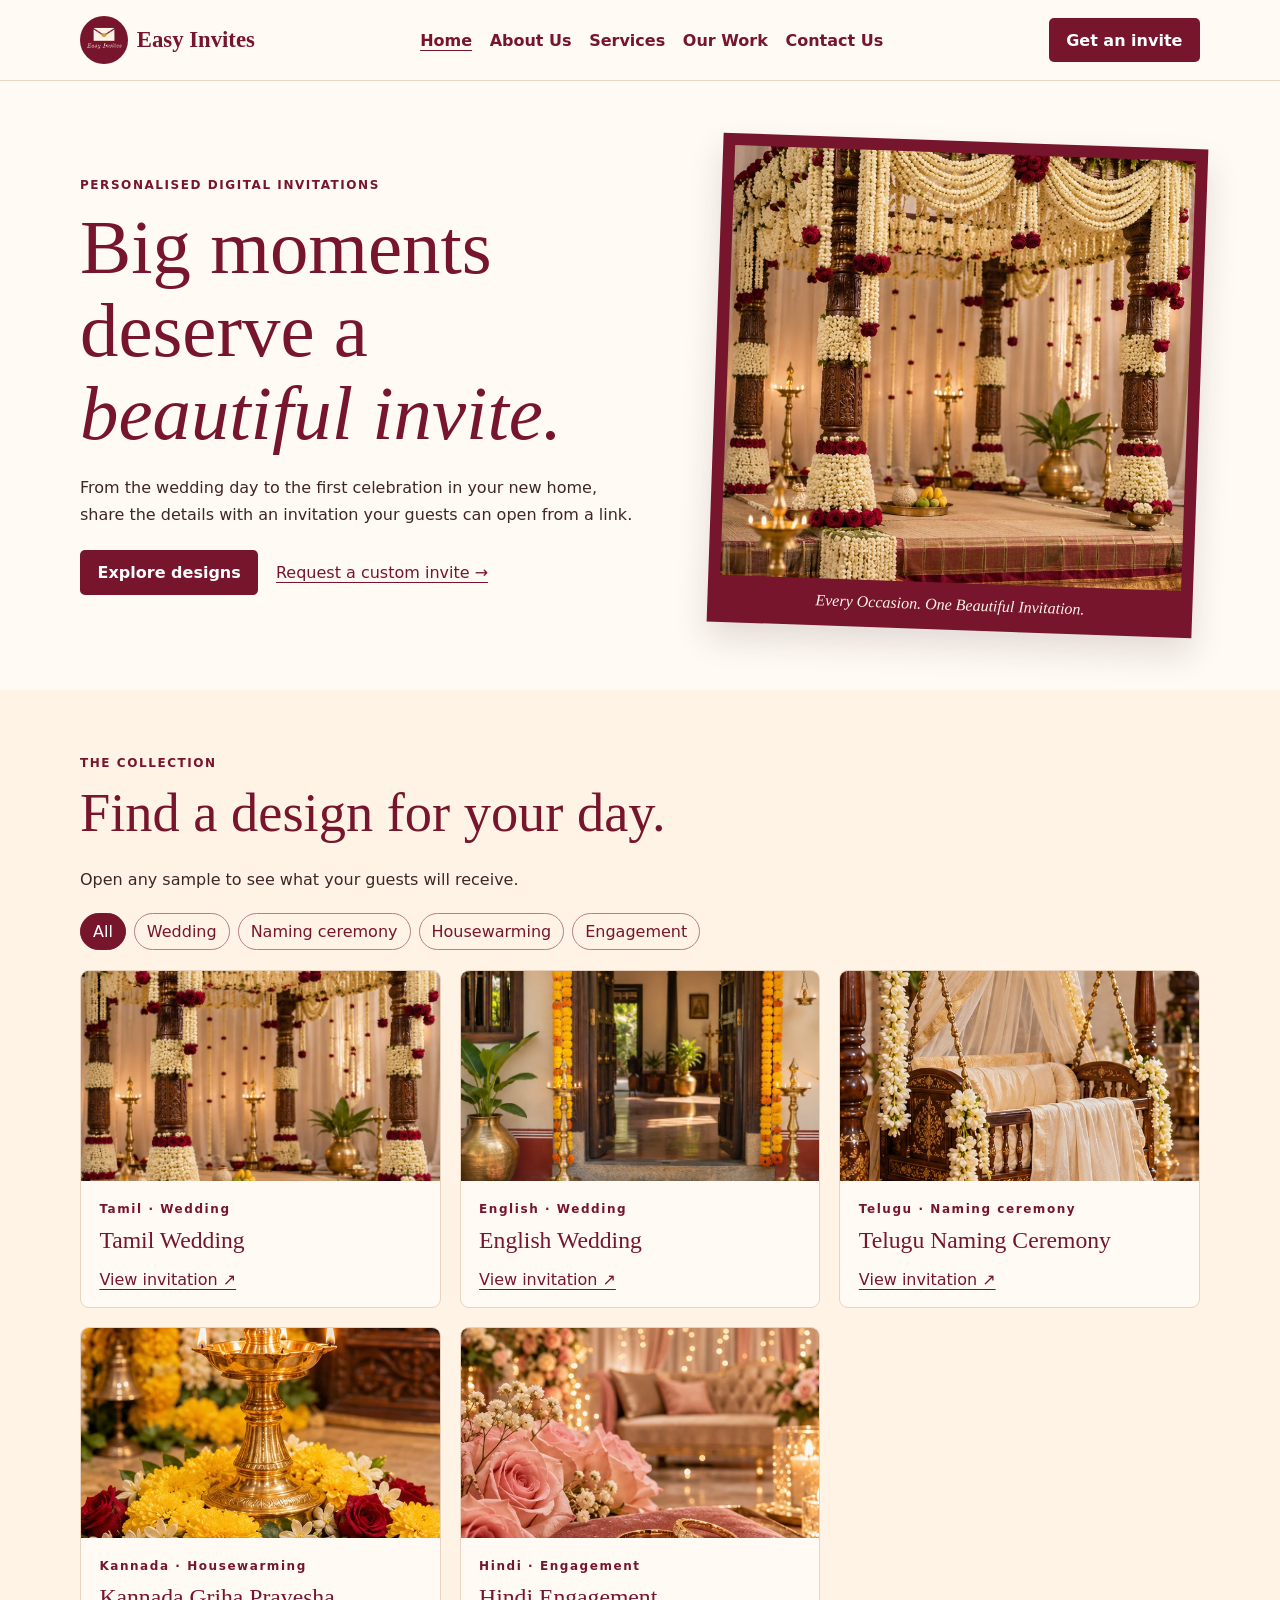
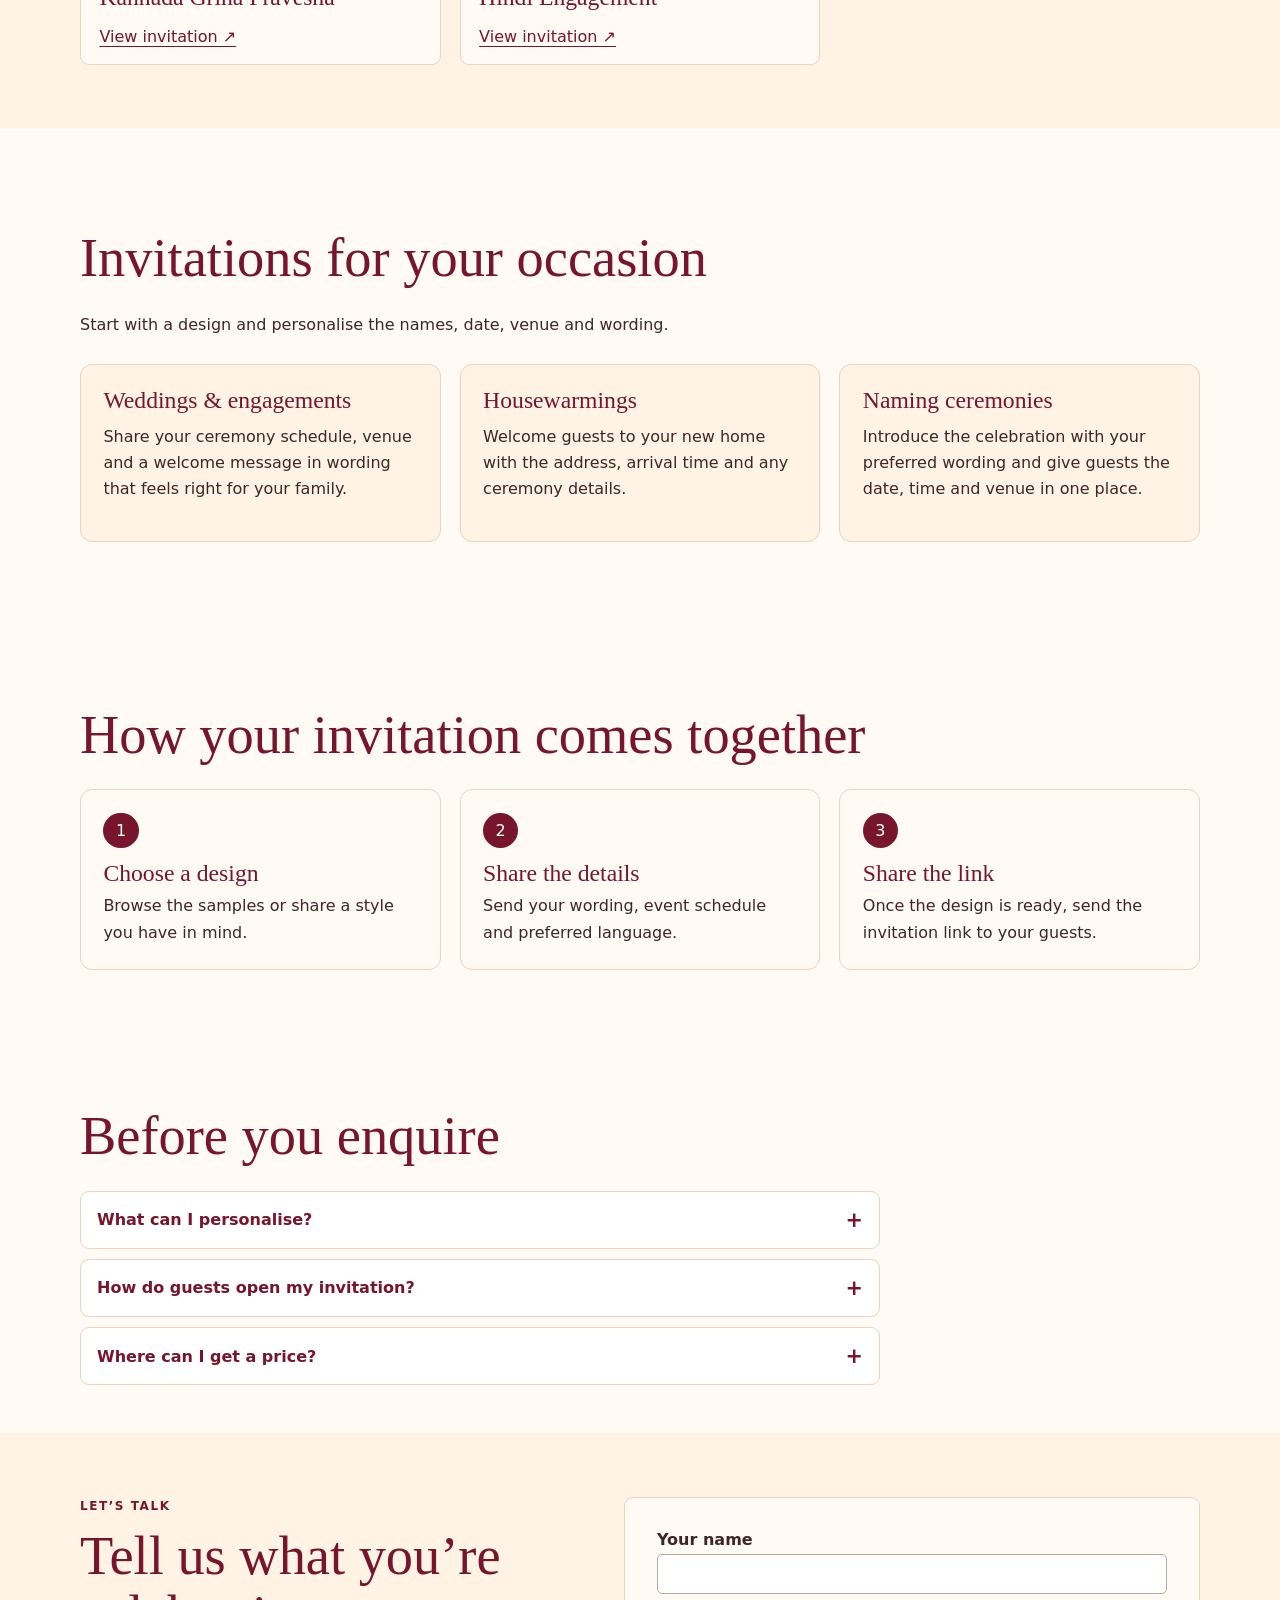
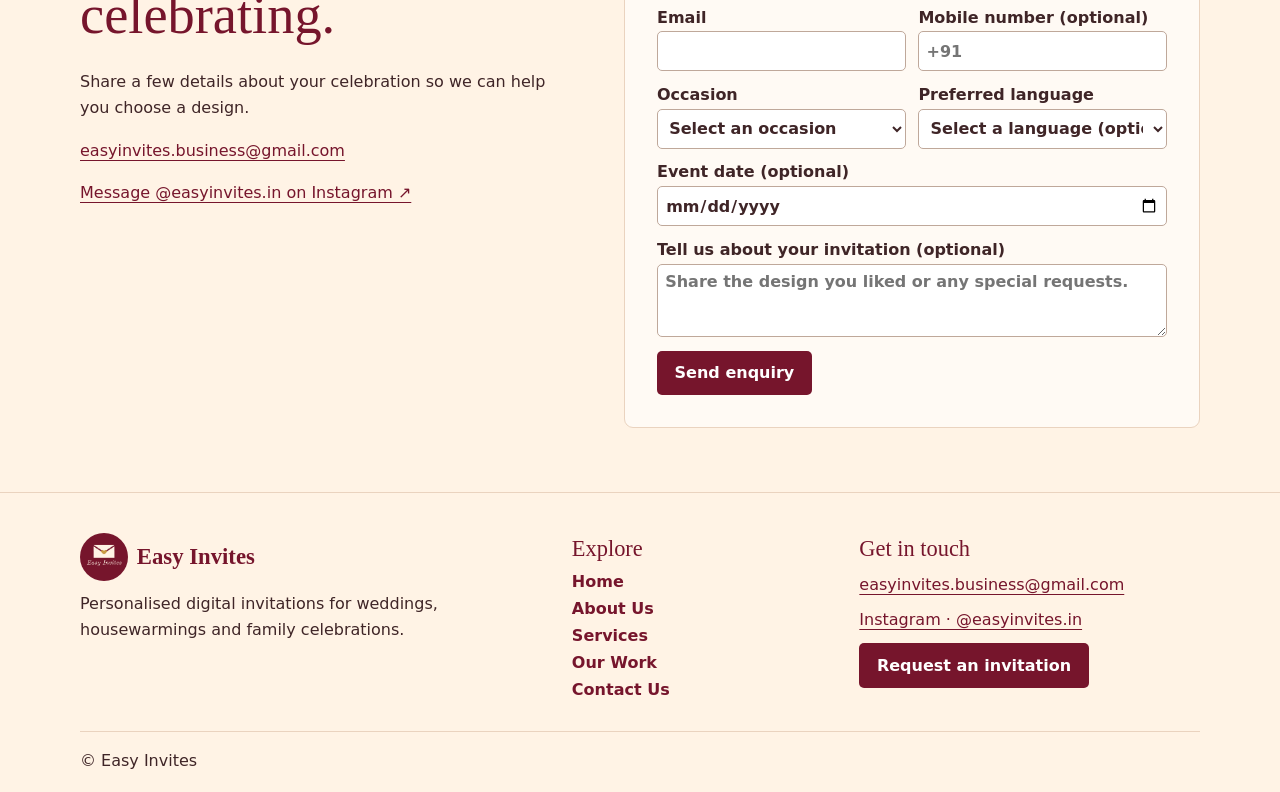
<file: index.html>
<!doctype html>
<html lang="en">
<head>
<meta charset="utf-8">
<meta name="viewport" content="width=device-width,initial-scale=1">
<meta name="description" content="Personalised digital invitations for weddings, housewarmings, naming ceremonies and more. Browse Easy Invites designs in five languages.">
<meta name="theme-color" content="#76152c">
<title>Home | Easy Invites</title>
<link rel="icon" href="./assets/logo.png">
<link rel="stylesheet" href="./style.css">
<script src="./config.js" defer></script>
<script src="./site.js" defer></script>
</head>
<body><header><div class="shell bar"><a class="brand" href="./index.html"><img src="./assets/logo.png" alt="" width="48" height="48"> Easy Invites</a><button type="button" class="menu-toggle" aria-expanded="false" aria-controls="main-nav" hidden><span aria-hidden="true">☰</span> Menu</button><nav id="main-nav" aria-label="Main"><a href="./index.html" aria-current="page">Home</a><a href="./about.html">About Us</a><a href="./services.html">Services</a><a href="./works.html">Our Work</a><a href="./contact.html">Contact Us</a></nav><a class="button header-cta" href="./contact.html">Get an invite</a></div></header><main><section class="shell hero"><div><p class="label">PERSONALISED DIGITAL INVITATIONS</p><h1>Big moments deserve a <em>beautiful invite.</em></h1><p>From the wedding day to the first celebration in your new home, share the details with an invitation your guests can open from a link.</p><div class="actions"><a class="button" href="#designs">Explore designs</a><a href="#contact">Request a custom invite →</a></div></div><figure><img src="./assets/Tamil-Wedding.jpg" alt="Wedding mandap decorated with flowers and brass lamps" fetchpriority="high"><figcaption>Every Occasion. One Beautiful Invitation.</figcaption></figure></section><section id="designs" class="collection"><div class="shell"><p class="label">THE COLLECTION</p><h2>Find a design for your day.</h2><p>Open any sample to see what your guests will receive.</p><div class="filters" id="filters" aria-label="Filter by occasion"></div><div id="cards" class="cards"></div><p id="results" class="sr" aria-live="polite"></p></div></section><section class="shell intro"><h2>Invitations for your occasion</h2><p>Start with a design and personalise the names, date, venue and wording.</p><div class="cards editorial"><article><h3>Weddings &amp; engagements</h3><p>Share your ceremony schedule, venue and a welcome message in wording that feels right for your family.</p></article><article><h3>Housewarmings</h3><p>Welcome guests to your new home with the address, arrival time and any ceremony details.</p></article><article><h3>Naming ceremonies</h3><p>Introduce the celebration with your preferred wording and give guests the date, time and venue in one place.</p></article></div></section><section class="shell process" id="process"><h2>How your invitation comes together</h2><ol class="steps"><li><h3>Choose a design</h3><p>Browse the samples or share a style you have in mind.</p></li><li><h3>Share the details</h3><p>Send your wording, event schedule and preferred language.</p></li><li><h3>Share the link</h3><p>Once the design is ready, send the invitation link to your guests.</p></li></ol></section><section class="shell faq"><h2>Before you enquire</h2><div class="faq-list"><details><summary>What can I personalise?</summary><p>Names, event details, wording and language. Include any design preferences when you enquire.</p></details><details><summary>How do guests open my invitation?</summary><p>They open the link in their browser. Share it through WhatsApp, email or Instagram.</p></details><details><summary>Where can I get a price?</summary><p>See Pricing &amp; quotes on the Services page or tell us what you need in the enquiry form below.</p></details></div></section><section id="contact" class="contact"><div class="shell contact-grid"><div><p class="label">LET’S TALK</p><h2>Tell us what you’re celebrating.</h2><p>Share a few details about your celebration so we can help you choose a design.</p><p><a href="mailto:easyinvites.business@gmail.com">easyinvites.business@gmail.com</a></p><p><a href="https://www.instagram.com/easyinvites.in/">Message @easyinvites.in on Instagram ↗</a></p></div>
<form id="enquiry" method="post"><label>Your name<input name="name" autocomplete="name" required maxlength="100"></label><div class="fields"><label>Email<input name="email" type="email" autocomplete="email" required maxlength="200"></label><label>Mobile number (optional)<input name="mobile" type="tel" autocomplete="tel" maxlength="30" placeholder="+91"></label></div><div class="fields"><label>Occasion<select name="occasion" required><option value="">Select an occasion</option><option>Wedding</option><option>Housewarming</option><option>Naming ceremony</option><option>Engagement</option><option>Other</option></select></label><label>Preferred language<select name="language"><option value="">Select a language (optional)</option><option>English</option><option>Tamil</option><option>Telugu</option><option>Kannada</option><option>Hindi</option></select></label></div><label>Event date (optional)<input type="date" name="date"></label><label>Tell us about your invitation (optional)<textarea name="message" rows="3" maxlength="1500" placeholder="Share the design you liked or any special requests."></textarea></label><button class="button" type="submit" disabled>Send enquiry</button><p id="status" role="status">Email us directly while online submissions are being set up.</p></form></div></section></main><footer><div class="shell footer-grid"><div><a class="brand" href="./index.html"><img src="./assets/logo.png" alt="" width="48" height="48"> Easy Invites</a><p>Personalised digital invitations for weddings, housewarmings and family celebrations.</p></div><div><h2>Explore</h2><nav aria-label="Footer"><a href="./index.html" aria-current="page">Home</a><a href="./about.html">About Us</a><a href="./services.html">Services</a><a href="./works.html">Our Work</a><a href="./contact.html">Contact Us</a></nav></div><div><h2>Get in touch</h2><p><a href="mailto:easyinvites.business@gmail.com">easyinvites.business@gmail.com</a></p><p><a href="https://www.instagram.com/easyinvites.in/">Instagram · @easyinvites.in</a></p><a class="button" href="./contact.html">Request an invitation</a></div></div><p class="shell copyright">© Easy Invites</p></footer></body></html>
</file>
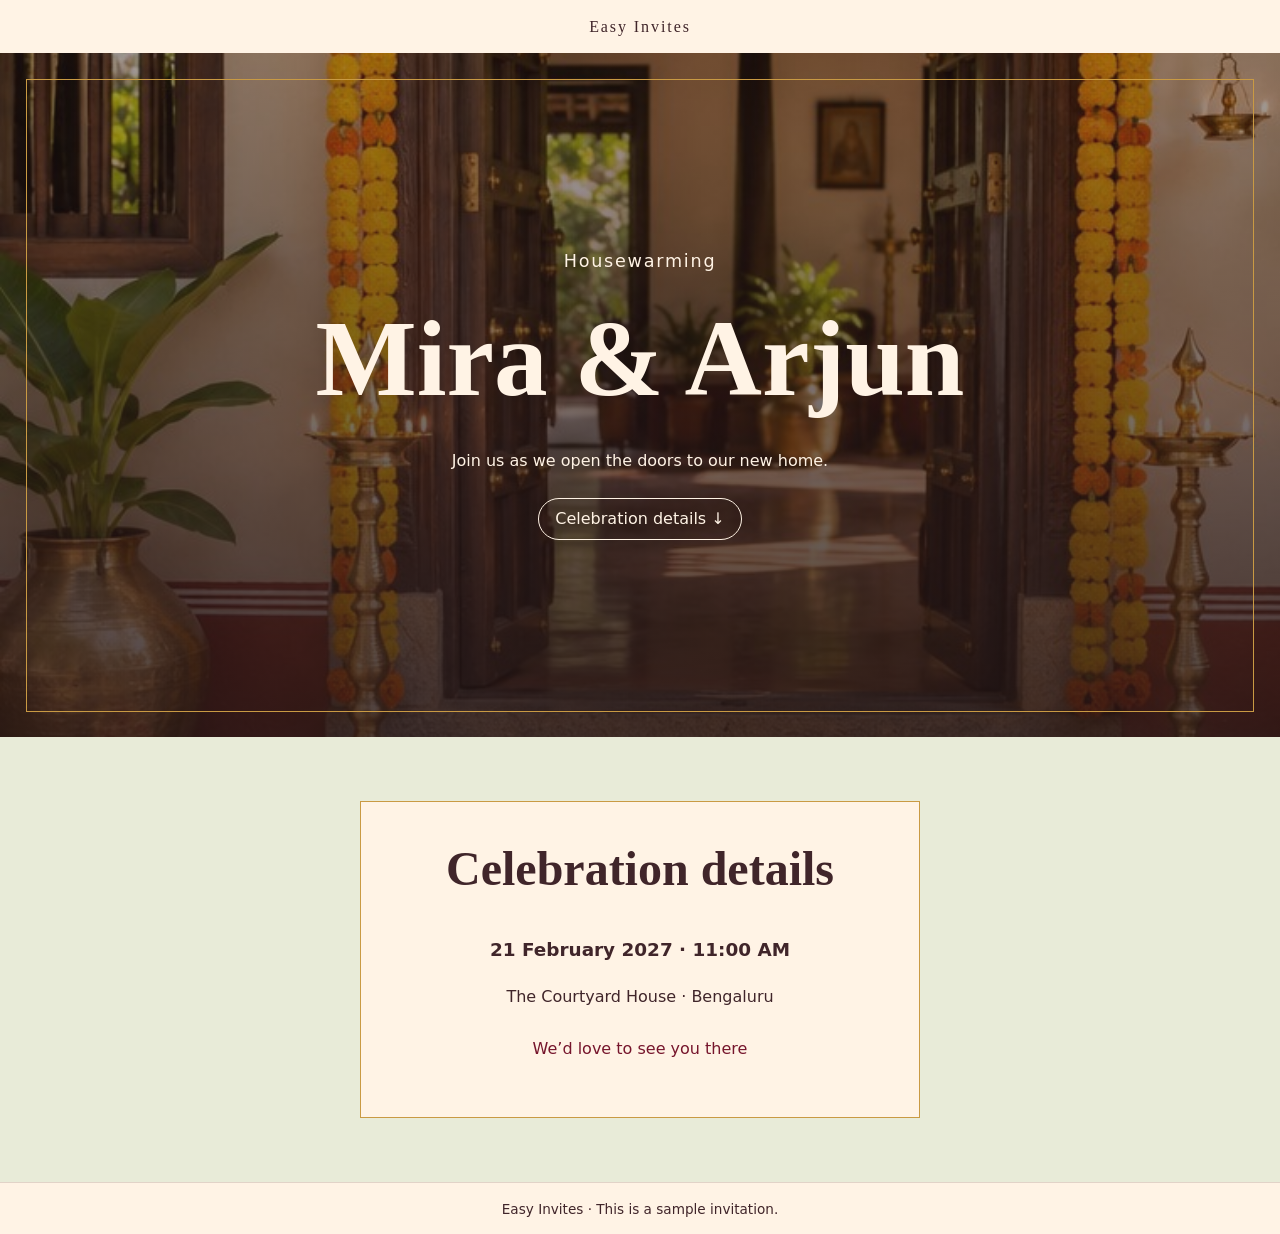
<file: demos/English-Housewarming/index.html>
<!doctype html><html lang="en"><meta charset="utf-8"><meta name="viewport" content="width=device-width, initial-scale=1"><title>Housewarming | Easy Invites</title><style>:root{color-scheme:light;--ink:#40252a;--ivory:#fff3e5;--accent:#76152c;--shade:#efddd0;font-family:system-ui,sans-serif;color:var(--ink);background:var(--ivory);scroll-behavior:smooth}
*{box-sizing:border-box}body{margin:0}a{color:inherit}header,footer{padding:1.1rem clamp(1rem,5vw,4rem);display:flex;justify-content:space-between;align-items:center}header a{text-decoration:none;font-weight:650}footer{font-size:.85rem;border-top:1px solid #40252a27}h1,h2,strong{font-family:Georgia,serif}h1{font-size:clamp(2.7rem,9vw,6.7rem);line-height:1.17;margin:.24em 0}p{line-height:1.65}.eyebrow,small{letter-spacing:.1em;font-size:.85rem}.hero{display:grid;place-items:center;text-align:center;min-height:70svh;padding:3rem 1.15rem;background:radial-gradient(ellipse at 50% 32%,var(--shade) 0%,var(--accent) 160%);color:var(--ink);position:relative;isolation:isolate;overflow:hidden}.hero:before{content:"";position:absolute;inset:1.25rem;border:1px solid #c99a43;pointer-events:none;z-index:-1}.hero.has-image{background:linear-gradient(#24151b8a,#24151bc9),var(--photo) center/cover;color:var(--ivory)}.hero-inner{max-width:56rem;animation:reveal .8s ease both}.hero p{max-width:34rem;margin:0 auto 1.5rem}.action{display:inline-block;border:1px solid currentColor;border-radius:100px;text-decoration:none;padding:.65rem 1rem}.english{--shade:#e8ebd8;--accent:#879477}.telugu{--shade:#ffe5dc;--accent:#d28f81}.kannada{--shade:#ffe9bf;--accent:#c99a43}.hindi{--shade:#f5dce5;--accent:#a95a75}#details{text-align:center;padding:3.2rem 1rem 4rem}h2{font-size:clamp(1.8rem,5vw,3rem);margin-top:0}.date{font-weight:650}.audio:not([hidden]){display:grid;gap:.6rem;justify-items:center;margin-top:1.5rem}audio{max-width:100%}
header{justify-content:center;font-family:Georgia,serif;letter-spacing:.12em}
.hero{min-height:76svh;background:linear-gradient(#25161669,#251616cf),url("cover.jpg") center/cover;color:var(--ivory)}
.hero:before{inset:clamp(.75rem,2vw,2rem)}.hero-inner{padding:1.3rem;max-width:min(100%,56rem)}
@media(max-width:480px){.hero{min-height:70svh}h1{font-size:clamp(2rem,9vw,3.2rem)}}
.eyebrow{font-size:clamp(.9rem,2.3vw,1.1rem)}#details{padding:4rem 1rem;background:var(--shade)}
.details-card{max-width:35rem;margin:auto;padding:2.4rem 1.2rem;background:var(--ivory);border:1px solid #c99a43}
.date{font-size:1.15rem}.closing{margin-top:1.6rem;color:#76152c}footer{justify-content:center;text-align:center}
@keyframes reveal{from{opacity:0;transform:translateY(12px)}to{opacity:1;transform:none}}
@media(prefers-reduced-motion:reduce){*,*::before{animation:none!important;scroll-behavior:auto!important}}
</style><body class="english"><header>Easy Invites</header>
 <main><section class="hero"><div class="hero-inner"><div class="eyebrow">Housewarming</div><h1>Mira &amp; Arjun</h1><p>Join us as we open the doors to our new home.</p><a class="action" href="#details">Celebration details ↓</a></div></section>
 <section id="details"><div class="details-card"><h2>Celebration details</h2><p class="date">21 February 2027 · 11:00 AM</p><p>The Courtyard House · Bengaluru</p><p class="closing">We’d love to see you there</p></div></section></main>
 <footer>Easy Invites · This is a sample invitation.</footer></body></html>
</file>
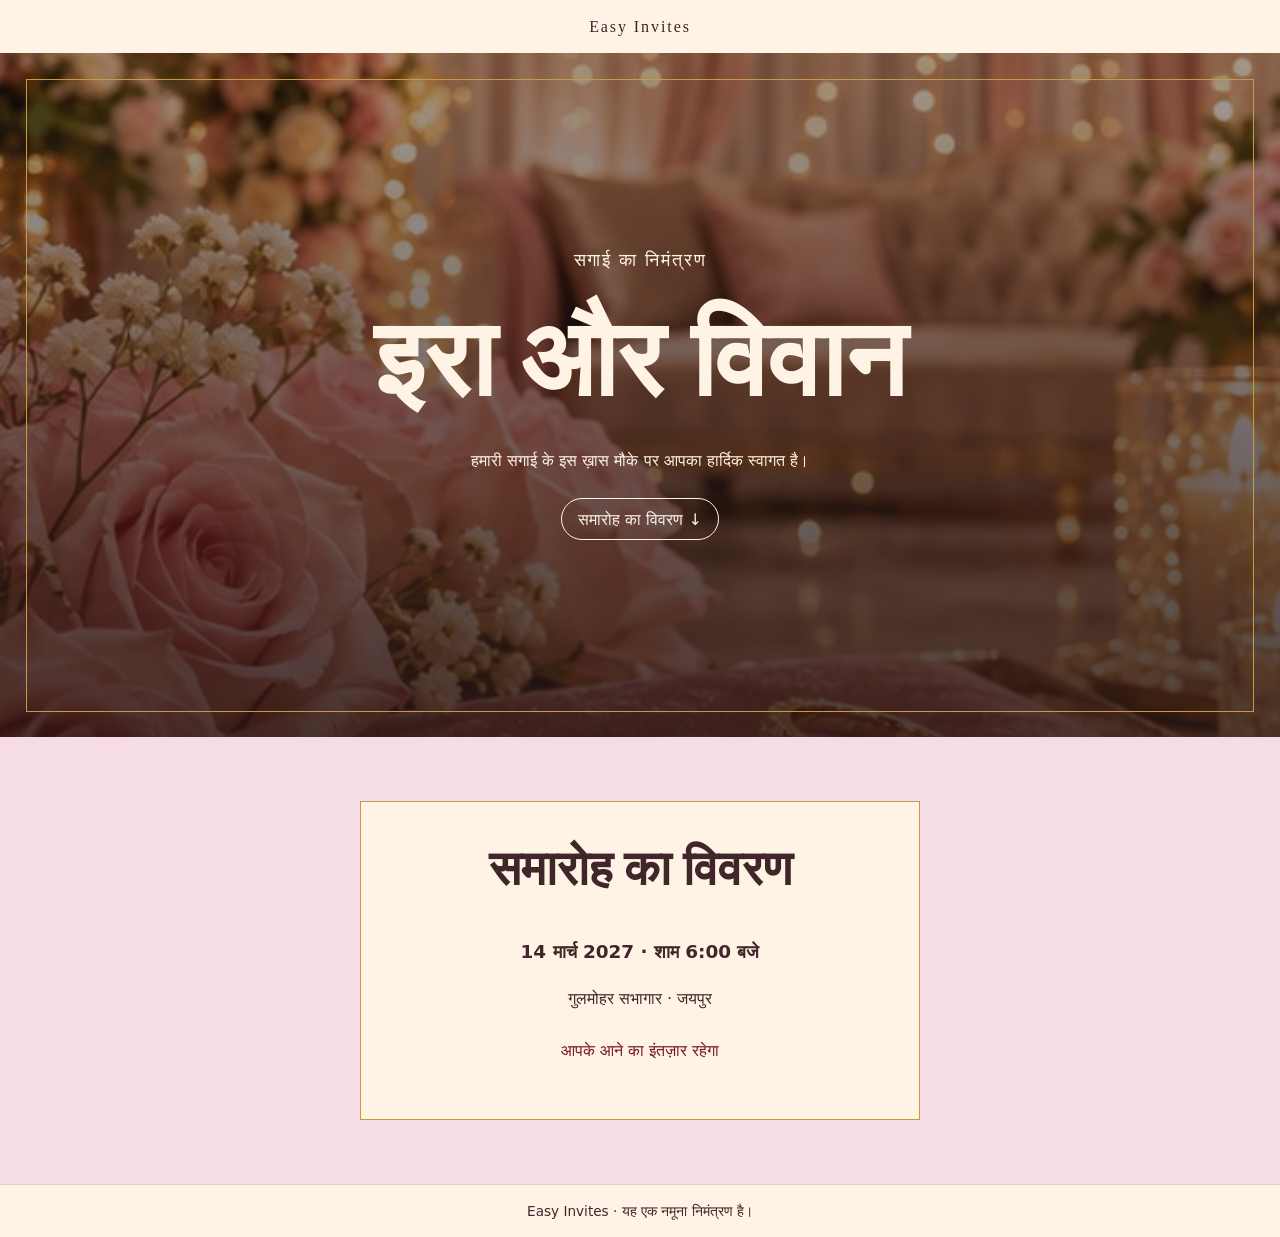
<file: demos/Hindi-Engagement/index.html>
<!doctype html><html lang="hi"><meta charset="utf-8"><meta name="viewport" content="width=device-width, initial-scale=1"><title>सगाई का निमंत्रण | Easy Invites</title><style>:root{color-scheme:light;--ink:#40252a;--ivory:#fff3e5;--accent:#76152c;--shade:#efddd0;font-family:system-ui,sans-serif;color:var(--ink);background:var(--ivory);scroll-behavior:smooth}
*{box-sizing:border-box}body{margin:0}a{color:inherit}header,footer{padding:1.1rem clamp(1rem,5vw,4rem);display:flex;justify-content:space-between;align-items:center}header a{text-decoration:none;font-weight:650}footer{font-size:.85rem;border-top:1px solid #40252a27}h1,h2,strong{font-family:Georgia,serif}h1{font-size:clamp(2.7rem,9vw,6.7rem);line-height:1.17;margin:.24em 0}p{line-height:1.65}.eyebrow,small{letter-spacing:.1em;font-size:.85rem}.hero{display:grid;place-items:center;text-align:center;min-height:70svh;padding:3rem 1.15rem;background:radial-gradient(ellipse at 50% 32%,var(--shade) 0%,var(--accent) 160%);color:var(--ink);position:relative;isolation:isolate;overflow:hidden}.hero:before{content:"";position:absolute;inset:1.25rem;border:1px solid #c99a43;pointer-events:none;z-index:-1}.hero.has-image{background:linear-gradient(#24151b8a,#24151bc9),var(--photo) center/cover;color:var(--ivory)}.hero-inner{max-width:56rem;animation:reveal .8s ease both}.hero p{max-width:34rem;margin:0 auto 1.5rem}.action{display:inline-block;border:1px solid currentColor;border-radius:100px;text-decoration:none;padding:.65rem 1rem}.english{--shade:#e8ebd8;--accent:#879477}.telugu{--shade:#ffe5dc;--accent:#d28f81}.kannada{--shade:#ffe9bf;--accent:#c99a43}.hindi{--shade:#f5dce5;--accent:#a95a75}#details{text-align:center;padding:3.2rem 1rem 4rem}h2{font-size:clamp(1.8rem,5vw,3rem);margin-top:0}.date{font-weight:650}.audio:not([hidden]){display:grid;gap:.6rem;justify-items:center;margin-top:1.5rem}audio{max-width:100%}
header{justify-content:center;font-family:Georgia,serif;letter-spacing:.12em}
.hero{min-height:76svh;background:linear-gradient(#25161669,#251616cf),url("cover.jpg") center/cover;color:var(--ivory)}
.hero:before{inset:clamp(.75rem,2vw,2rem)}.hero-inner{padding:1.3rem;max-width:min(100%,56rem)}
@media(max-width:480px){.hero{min-height:70svh}h1{font-size:clamp(2rem,9vw,3.2rem)}}
.eyebrow{font-size:clamp(.9rem,2.3vw,1.1rem)}#details{padding:4rem 1rem;background:var(--shade)}
.details-card{max-width:35rem;margin:auto;padding:2.4rem 1.2rem;background:var(--ivory);border:1px solid #c99a43}
.date{font-size:1.15rem}.closing{margin-top:1.6rem;color:#76152c}footer{justify-content:center;text-align:center}
@keyframes reveal{from{opacity:0;transform:translateY(12px)}to{opacity:1;transform:none}}
@media(prefers-reduced-motion:reduce){*,*::before{animation:none!important;scroll-behavior:auto!important}}
</style><body class="hindi"><header>Easy Invites</header>
 <main><section class="hero"><div class="hero-inner"><div class="eyebrow">सगाई का निमंत्रण</div><h1>इरा और विवान</h1><p>हमारी सगाई के इस ख़ास मौके पर आपका हार्दिक स्वागत है।</p><a class="action" href="#details">समारोह का विवरण ↓</a></div></section>
 <section id="details"><div class="details-card"><h2>समारोह का विवरण</h2><p class="date">14 मार्च 2027 · शाम 6:00 बजे</p><p>गुलमोहर सभागार · जयपुर</p><p class="closing">आपके आने का इंतज़ार रहेगा</p></div></section></main>
 <footer>Easy Invites · यह एक नमूना निमंत्रण है।</footer></body></html>
</file>
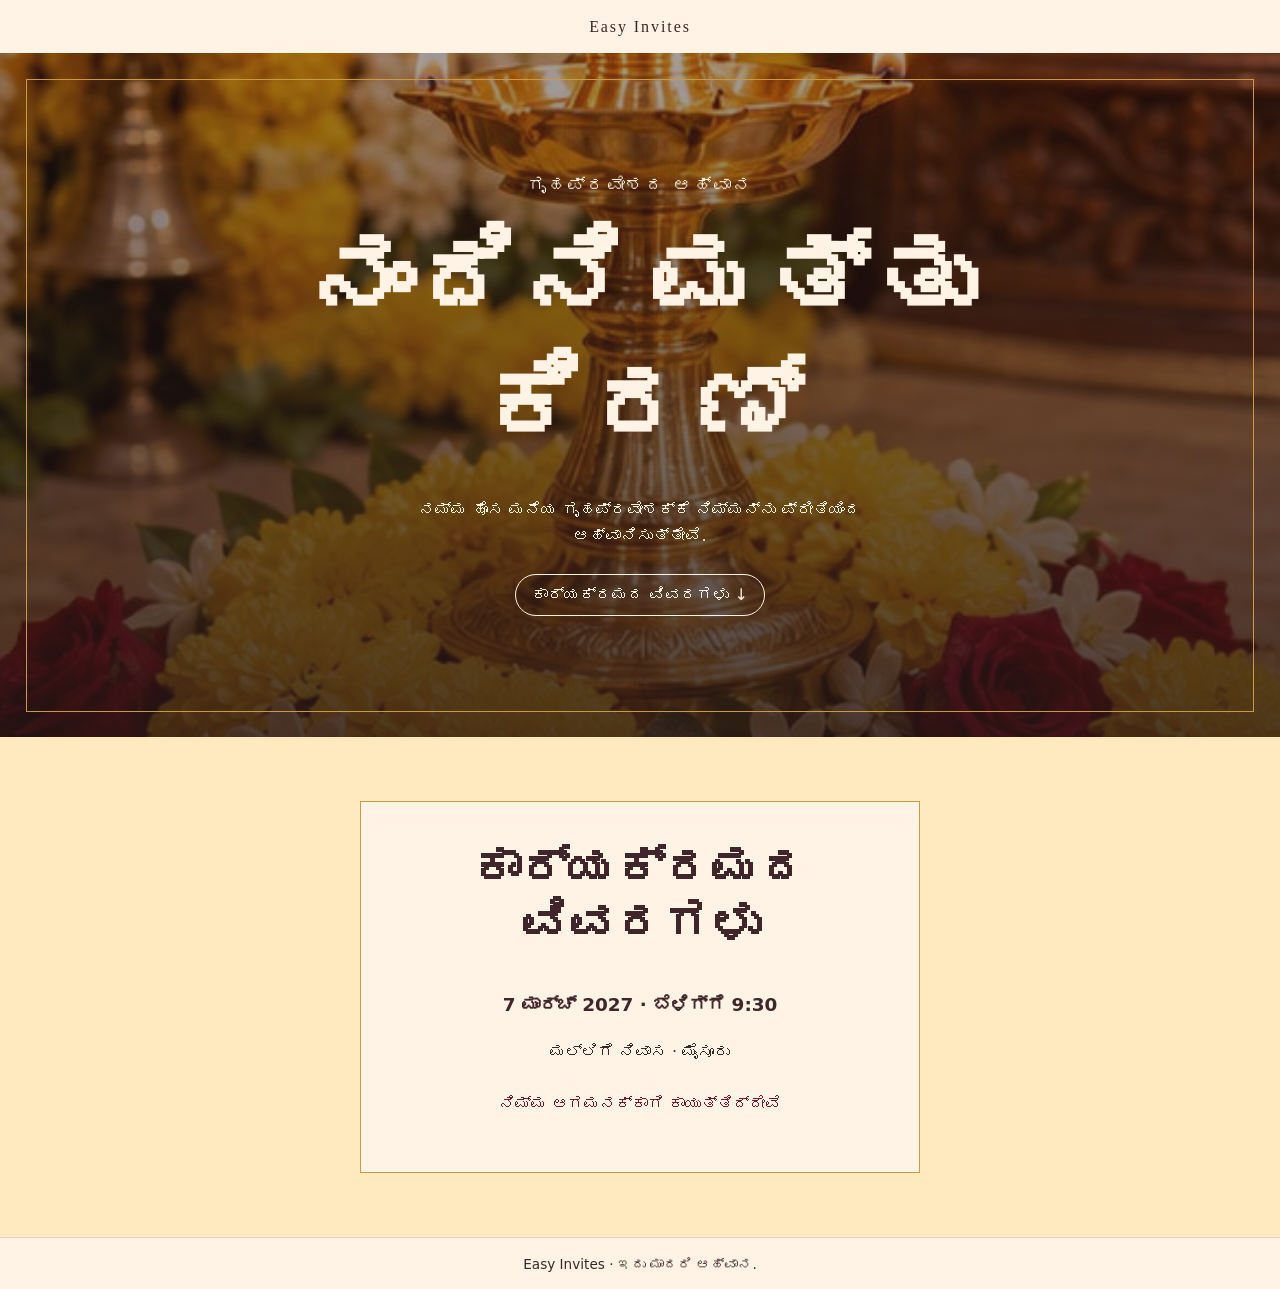
<file: demos/Kannada-Griha-Pravesha/index.html>
<!doctype html><html lang="kn"><meta charset="utf-8"><meta name="viewport" content="width=device-width, initial-scale=1"><title>ಗೃಹಪ್ರವೇಶದ ಆಹ್ವಾನ | Easy Invites</title><style>:root{color-scheme:light;--ink:#40252a;--ivory:#fff3e5;--accent:#76152c;--shade:#efddd0;font-family:system-ui,sans-serif;color:var(--ink);background:var(--ivory);scroll-behavior:smooth}
*{box-sizing:border-box}body{margin:0}a{color:inherit}header,footer{padding:1.1rem clamp(1rem,5vw,4rem);display:flex;justify-content:space-between;align-items:center}header a{text-decoration:none;font-weight:650}footer{font-size:.85rem;border-top:1px solid #40252a27}h1,h2,strong{font-family:Georgia,serif}h1{font-size:clamp(2.7rem,9vw,6.7rem);line-height:1.17;margin:.24em 0}p{line-height:1.65}.eyebrow,small{letter-spacing:.1em;font-size:.85rem}.hero{display:grid;place-items:center;text-align:center;min-height:70svh;padding:3rem 1.15rem;background:radial-gradient(ellipse at 50% 32%,var(--shade) 0%,var(--accent) 160%);color:var(--ink);position:relative;isolation:isolate;overflow:hidden}.hero:before{content:"";position:absolute;inset:1.25rem;border:1px solid #c99a43;pointer-events:none;z-index:-1}.hero.has-image{background:linear-gradient(#24151b8a,#24151bc9),var(--photo) center/cover;color:var(--ivory)}.hero-inner{max-width:56rem;animation:reveal .8s ease both}.hero p{max-width:34rem;margin:0 auto 1.5rem}.action{display:inline-block;border:1px solid currentColor;border-radius:100px;text-decoration:none;padding:.65rem 1rem}.english{--shade:#e8ebd8;--accent:#879477}.telugu{--shade:#ffe5dc;--accent:#d28f81}.kannada{--shade:#ffe9bf;--accent:#c99a43}.hindi{--shade:#f5dce5;--accent:#a95a75}#details{text-align:center;padding:3.2rem 1rem 4rem}h2{font-size:clamp(1.8rem,5vw,3rem);margin-top:0}.date{font-weight:650}.audio:not([hidden]){display:grid;gap:.6rem;justify-items:center;margin-top:1.5rem}audio{max-width:100%}
header{justify-content:center;font-family:Georgia,serif;letter-spacing:.12em}
.hero{min-height:76svh;background:linear-gradient(#25161669,#251616cf),url("cover.jpg") center/cover;color:var(--ivory)}
.hero:before{inset:clamp(.75rem,2vw,2rem)}.hero-inner{padding:1.3rem;max-width:min(100%,56rem)}
@media(max-width:480px){.hero{min-height:70svh}h1{font-size:clamp(2rem,9vw,3.2rem)}}
.eyebrow{font-size:clamp(.9rem,2.3vw,1.1rem)}#details{padding:4rem 1rem;background:var(--shade)}
.details-card{max-width:35rem;margin:auto;padding:2.4rem 1.2rem;background:var(--ivory);border:1px solid #c99a43}
.date{font-size:1.15rem}.closing{margin-top:1.6rem;color:#76152c}footer{justify-content:center;text-align:center}
@keyframes reveal{from{opacity:0;transform:translateY(12px)}to{opacity:1;transform:none}}
@media(prefers-reduced-motion:reduce){*,*::before{animation:none!important;scroll-behavior:auto!important}}
</style><body class="kannada"><header>Easy Invites</header>
 <main><section class="hero"><div class="hero-inner"><div class="eyebrow">ಗೃಹಪ್ರವೇಶದ ಆಹ್ವಾನ</div><h1>ನಂದಿನಿ ಮತ್ತು ಕಿರಣ್</h1><p>ನಮ್ಮ ಹೊಸ ಮನೆಯ ಗೃಹಪ್ರವೇಶಕ್ಕೆ ನಿಮ್ಮನ್ನು ಪ್ರೀತಿಯಿಂದ ಆಹ್ವಾನಿಸುತ್ತೇವೆ.</p><a class="action" href="#details">ಕಾರ್ಯಕ್ರಮದ ವಿವರಗಳು ↓</a></div></section>
 <section id="details"><div class="details-card"><h2>ಕಾರ್ಯಕ್ರಮದ ವಿವರಗಳು</h2><p class="date">7 ಮಾರ್ಚ್ 2027 · ಬೆಳಿಗ್ಗೆ 9:30</p><p>ಮಲ್ಲಿಗೆ ನಿವಾಸ · ಮೈಸೂರು</p><p class="closing">ನಿಮ್ಮ ಆಗಮನಕ್ಕಾಗಿ ಕಾಯುತ್ತಿದ್ದೇವೆ</p></div></section></main>
 <footer>Easy Invites · ಇದು ಮಾದರಿ ಆಹ್ವಾನ.</footer></body></html>
</file>
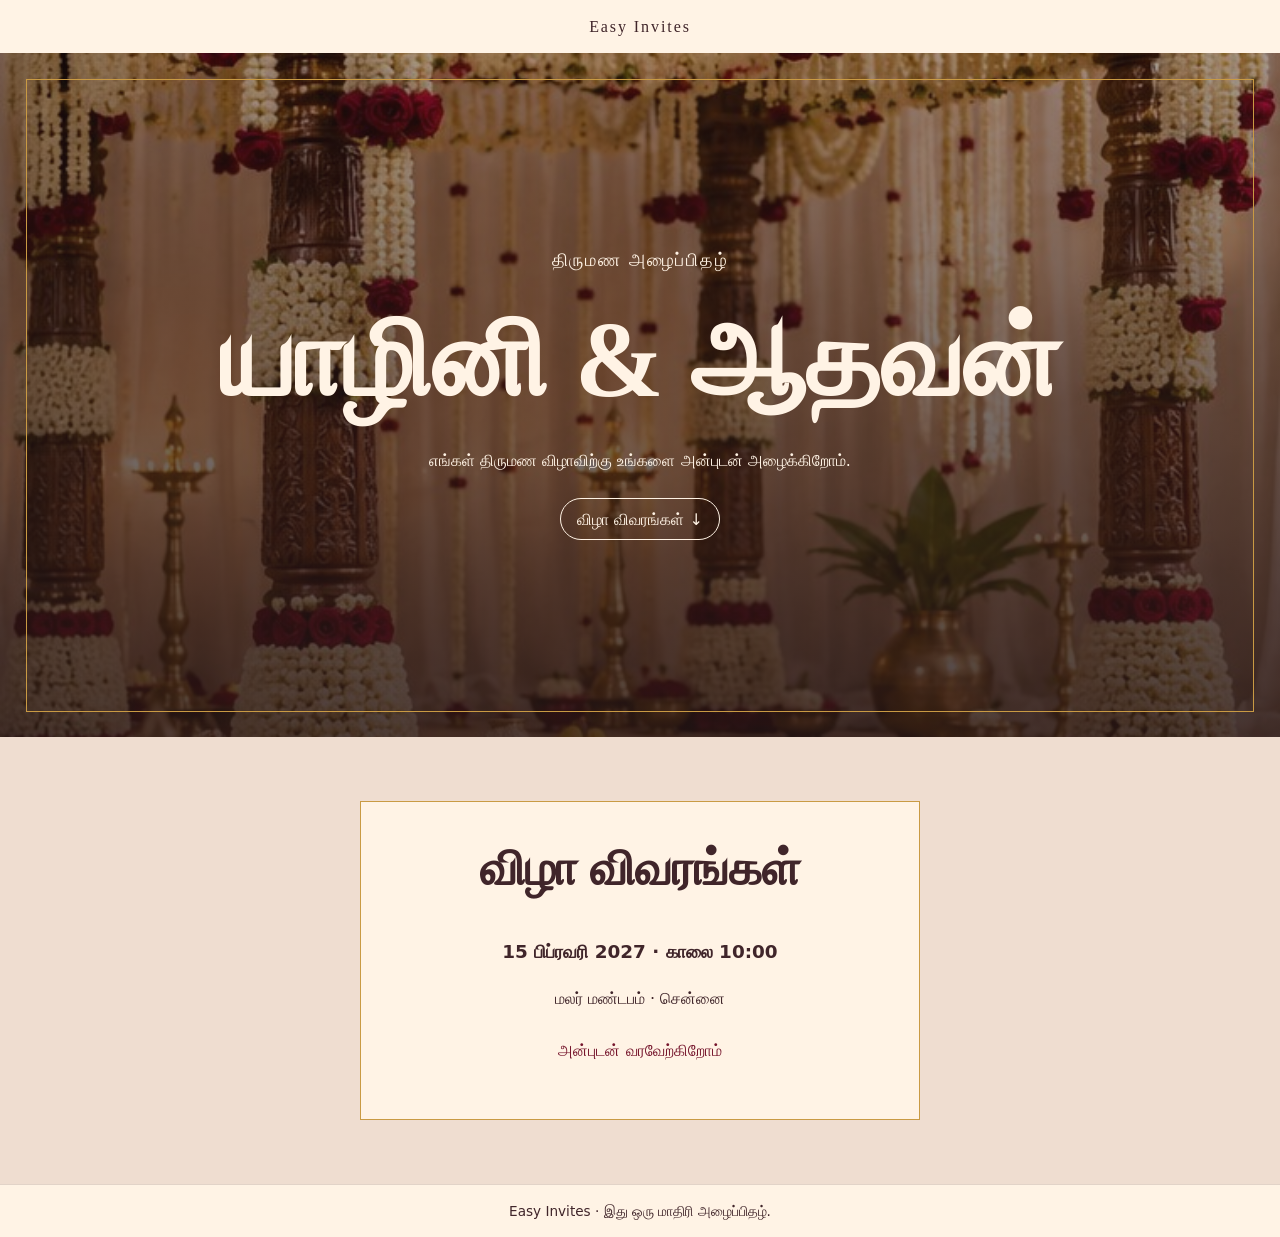
<file: demos/Tamil-Wedding/index.html>
<!doctype html><html lang="ta"><meta charset="utf-8"><meta name="viewport" content="width=device-width, initial-scale=1"><title>திருமண அழைப்பிதழ் | Easy Invites</title><style>:root{color-scheme:light;--ink:#40252a;--ivory:#fff3e5;--accent:#76152c;--shade:#efddd0;font-family:system-ui,sans-serif;color:var(--ink);background:var(--ivory);scroll-behavior:smooth}
*{box-sizing:border-box}body{margin:0}a{color:inherit}header,footer{padding:1.1rem clamp(1rem,5vw,4rem);display:flex;justify-content:space-between;align-items:center}header a{text-decoration:none;font-weight:650}footer{font-size:.85rem;border-top:1px solid #40252a27}h1,h2,strong{font-family:Georgia,serif}h1{font-size:clamp(2.7rem,9vw,6.7rem);line-height:1.17;margin:.24em 0}p{line-height:1.65}.eyebrow,small{letter-spacing:.1em;font-size:.85rem}.hero{display:grid;place-items:center;text-align:center;min-height:70svh;padding:3rem 1.15rem;background:radial-gradient(ellipse at 50% 32%,var(--shade) 0%,var(--accent) 160%);color:var(--ink);position:relative;isolation:isolate;overflow:hidden}.hero:before{content:"";position:absolute;inset:1.25rem;border:1px solid #c99a43;pointer-events:none;z-index:-1}.hero.has-image{background:linear-gradient(#24151b8a,#24151bc9),var(--photo) center/cover;color:var(--ivory)}.hero-inner{max-width:56rem;animation:reveal .8s ease both}.hero p{max-width:34rem;margin:0 auto 1.5rem}.action{display:inline-block;border:1px solid currentColor;border-radius:100px;text-decoration:none;padding:.65rem 1rem}.english{--shade:#e8ebd8;--accent:#879477}.telugu{--shade:#ffe5dc;--accent:#d28f81}.kannada{--shade:#ffe9bf;--accent:#c99a43}.hindi{--shade:#f5dce5;--accent:#a95a75}#details{text-align:center;padding:3.2rem 1rem 4rem}h2{font-size:clamp(1.8rem,5vw,3rem);margin-top:0}.date{font-weight:650}.audio:not([hidden]){display:grid;gap:.6rem;justify-items:center;margin-top:1.5rem}audio{max-width:100%}
header{justify-content:center;font-family:Georgia,serif;letter-spacing:.12em}
.hero{min-height:76svh;background:linear-gradient(#25161669,#251616cf),url("cover.jpg") center/cover;color:var(--ivory)}
.hero:before{inset:clamp(.75rem,2vw,2rem)}.hero-inner{padding:1.3rem;max-width:min(100%,56rem)}
@media(max-width:480px){.hero{min-height:70svh}h1{font-size:clamp(2rem,9vw,3.2rem)}}
.eyebrow{font-size:clamp(.9rem,2.3vw,1.1rem)}#details{padding:4rem 1rem;background:var(--shade)}
.details-card{max-width:35rem;margin:auto;padding:2.4rem 1.2rem;background:var(--ivory);border:1px solid #c99a43}
.date{font-size:1.15rem}.closing{margin-top:1.6rem;color:#76152c}footer{justify-content:center;text-align:center}
@keyframes reveal{from{opacity:0;transform:translateY(12px)}to{opacity:1;transform:none}}
@media(prefers-reduced-motion:reduce){*,*::before{animation:none!important;scroll-behavior:auto!important}}
</style><body class="tamil"><header>Easy Invites</header>
 <main><section class="hero"><div class="hero-inner"><div class="eyebrow">திருமண அழைப்பிதழ்</div><h1>யாழினி &amp; ஆதவன்</h1><p>எங்கள் திருமண விழாவிற்கு உங்களை அன்புடன் அழைக்கிறோம்.</p><a class="action" href="#details">விழா விவரங்கள் ↓</a></div></section>
 <section id="details"><div class="details-card"><h2>விழா விவரங்கள்</h2><p class="date">15 பிப்ரவரி 2027 · காலை 10:00</p><p>மலர் மண்டபம் · சென்னை</p><p class="closing">அன்புடன் வரவேற்கிறோம்</p></div></section></main>
 <footer>Easy Invites · இது ஒரு மாதிரி அழைப்பிதழ்.</footer></body></html>
</file>
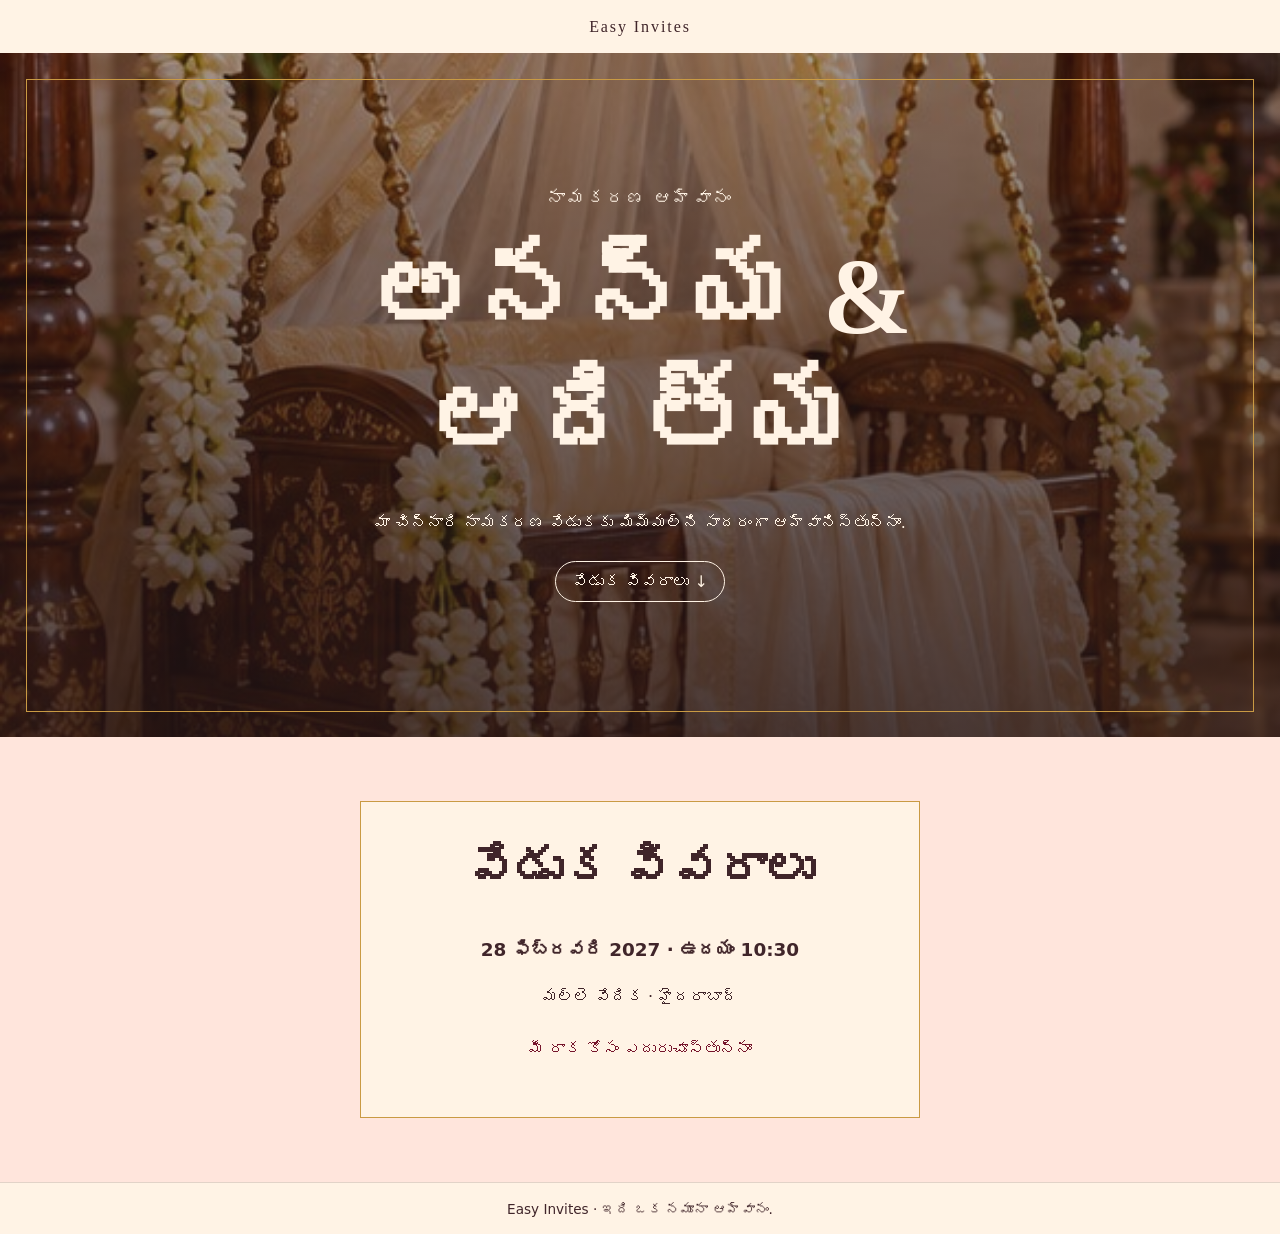
<file: demos/Telugu-Naming-Ceremony/index.html>
<!doctype html><html lang="te"><meta charset="utf-8"><meta name="viewport" content="width=device-width, initial-scale=1"><title>నామకరణ ఆహ్వానం | Easy Invites</title><style>:root{color-scheme:light;--ink:#40252a;--ivory:#fff3e5;--accent:#76152c;--shade:#efddd0;font-family:system-ui,sans-serif;color:var(--ink);background:var(--ivory);scroll-behavior:smooth}
*{box-sizing:border-box}body{margin:0}a{color:inherit}header,footer{padding:1.1rem clamp(1rem,5vw,4rem);display:flex;justify-content:space-between;align-items:center}header a{text-decoration:none;font-weight:650}footer{font-size:.85rem;border-top:1px solid #40252a27}h1,h2,strong{font-family:Georgia,serif}h1{font-size:clamp(2.7rem,9vw,6.7rem);line-height:1.17;margin:.24em 0}p{line-height:1.65}.eyebrow,small{letter-spacing:.1em;font-size:.85rem}.hero{display:grid;place-items:center;text-align:center;min-height:70svh;padding:3rem 1.15rem;background:radial-gradient(ellipse at 50% 32%,var(--shade) 0%,var(--accent) 160%);color:var(--ink);position:relative;isolation:isolate;overflow:hidden}.hero:before{content:"";position:absolute;inset:1.25rem;border:1px solid #c99a43;pointer-events:none;z-index:-1}.hero.has-image{background:linear-gradient(#24151b8a,#24151bc9),var(--photo) center/cover;color:var(--ivory)}.hero-inner{max-width:56rem;animation:reveal .8s ease both}.hero p{max-width:34rem;margin:0 auto 1.5rem}.action{display:inline-block;border:1px solid currentColor;border-radius:100px;text-decoration:none;padding:.65rem 1rem}.english{--shade:#e8ebd8;--accent:#879477}.telugu{--shade:#ffe5dc;--accent:#d28f81}.kannada{--shade:#ffe9bf;--accent:#c99a43}.hindi{--shade:#f5dce5;--accent:#a95a75}#details{text-align:center;padding:3.2rem 1rem 4rem}h2{font-size:clamp(1.8rem,5vw,3rem);margin-top:0}.date{font-weight:650}.audio:not([hidden]){display:grid;gap:.6rem;justify-items:center;margin-top:1.5rem}audio{max-width:100%}
header{justify-content:center;font-family:Georgia,serif;letter-spacing:.12em}
.hero{min-height:76svh;background:linear-gradient(#25161669,#251616cf),url("cover.jpg") center/cover;color:var(--ivory)}
.hero:before{inset:clamp(.75rem,2vw,2rem)}.hero-inner{padding:1.3rem;max-width:min(100%,56rem)}
@media(max-width:480px){.hero{min-height:70svh}h1{font-size:clamp(2rem,9vw,3.2rem)}}
.eyebrow{font-size:clamp(.9rem,2.3vw,1.1rem)}#details{padding:4rem 1rem;background:var(--shade)}
.details-card{max-width:35rem;margin:auto;padding:2.4rem 1.2rem;background:var(--ivory);border:1px solid #c99a43}
.date{font-size:1.15rem}.closing{margin-top:1.6rem;color:#76152c}footer{justify-content:center;text-align:center}
@keyframes reveal{from{opacity:0;transform:translateY(12px)}to{opacity:1;transform:none}}
@media(prefers-reduced-motion:reduce){*,*::before{animation:none!important;scroll-behavior:auto!important}}
</style><body class="telugu"><header>Easy Invites</header>
 <main><section class="hero"><div class="hero-inner"><div class="eyebrow">నామకరణ ఆహ్వానం</div><h1>అనన్య &amp; ఆదిత్య</h1><p>మా చిన్నారి నామకరణ వేడుకకు మిమ్మల్ని సాదరంగా ఆహ్వానిస్తున్నాం.</p><a class="action" href="#details">వేడుక వివరాలు ↓</a></div></section>
 <section id="details"><div class="details-card"><h2>వేడుక వివరాలు</h2><p class="date">28 ఫిబ్రవరి 2027 · ఉదయం 10:30</p><p>మల్లె వేదిక · హైదరాబాద్</p><p class="closing">మీ రాక కోసం ఎదురుచూస్తున్నాం</p></div></section></main>
 <footer>Easy Invites · ఇది ఒక నమూనా ఆహ్వానం.</footer></body></html>
</file>
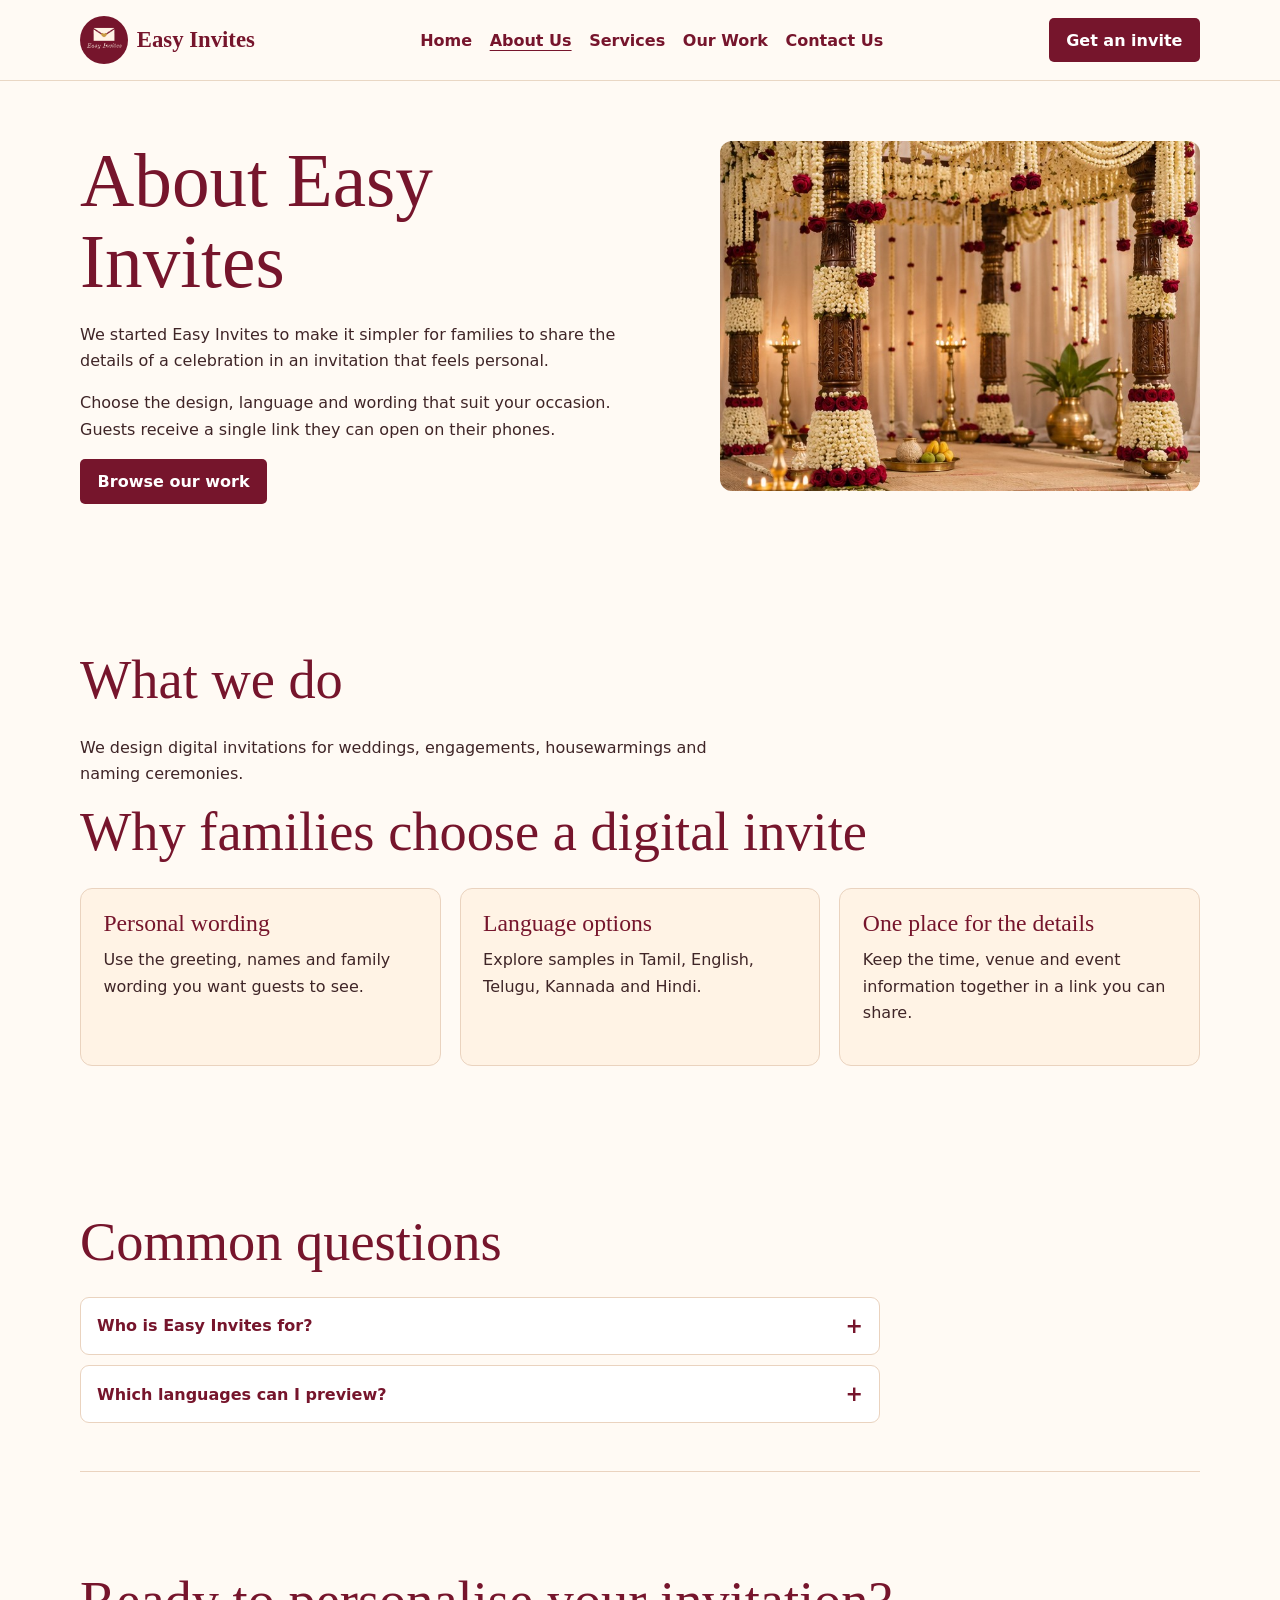
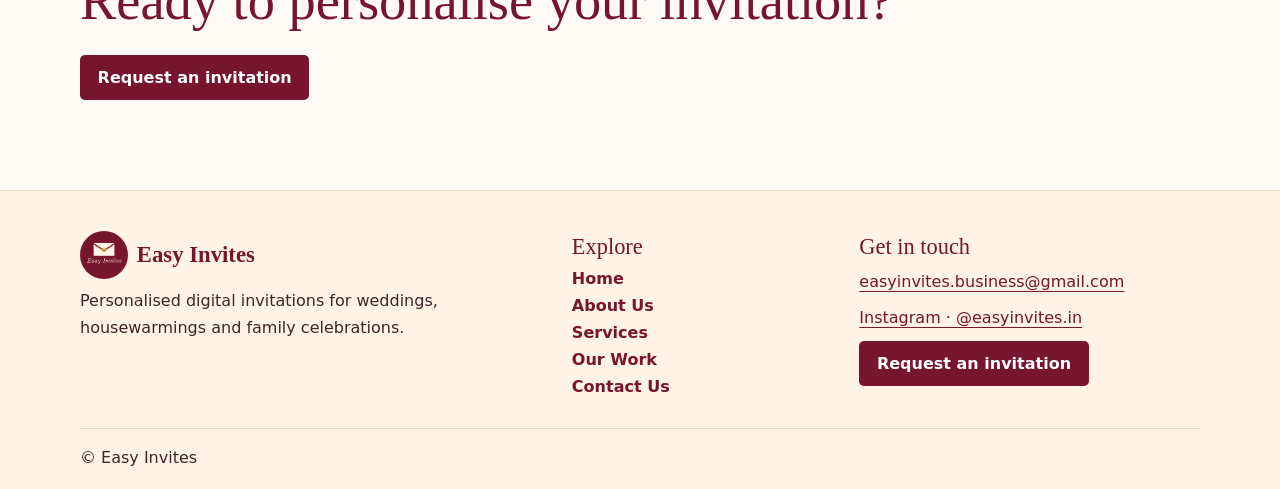
<file: about.html>
<!doctype html>
<html lang="en">
<head>
<meta charset="utf-8">
<meta name="viewport" content="width=device-width,initial-scale=1">
<meta name="description" content="Personalised digital invitations for weddings, housewarmings, naming ceremonies and more. Browse Easy Invites designs in five languages.">
<meta name="theme-color" content="#76152c">
<title>About Us | Easy Invites</title>
<link rel="icon" href="./assets/logo.png">
<link rel="stylesheet" href="./style.css">
<script src="./config.js" defer></script>
<script src="./site.js" defer></script>
</head>
<body><header><div class="shell bar"><a class="brand" href="./index.html"><img src="./assets/logo.png" alt="" width="48" height="48"> Easy Invites</a><button type="button" class="menu-toggle" aria-expanded="false" aria-controls="main-nav" hidden><span aria-hidden="true">☰</span> Menu</button><nav id="main-nav" aria-label="Main"><a href="./index.html">Home</a><a href="./about.html" aria-current="page">About Us</a><a href="./services.html">Services</a><a href="./works.html">Our Work</a><a href="./contact.html">Contact Us</a></nav><a class="button header-cta" href="./contact.html">Get an invite</a></div></header><main><section class="shell about-hero"><div><h1>About Easy Invites</h1><p>We started Easy Invites to make it simpler for families to share the details of a celebration in an invitation that feels personal.</p><p>Choose the design, language and wording that suit your occasion. Guests receive a single link they can open on their phones.</p><a class="button" href="./works.html">Browse our work</a></div><img src="./assets/Tamil-Wedding.jpg" alt="Flower-decorated wedding mandap"></section><section class="shell intro"><h2>What we do</h2><p>We design digital invitations for weddings, engagements, housewarmings and naming ceremonies.</p><h2>Why families choose a digital invite</h2><div class="cards editorial"><article><h3>Personal wording</h3><p>Use the greeting, names and family wording you want guests to see.</p></article><article><h3>Language options</h3><p>Explore samples in Tamil, English, Telugu, Kannada and Hindi.</p></article><article><h3>One place for the details</h3><p>Keep the time, venue and event information together in a link you can share.</p></article></div></section><section class="shell faq"><h2>Common questions</h2><div class="faq-list"><details><summary>Who is Easy Invites for?</summary><p>Families and hosts who want a personalised invitation they can share as a link.</p></details><details><summary>Which languages can I preview?</summary><p>The sample collection includes Tamil, English, Telugu, Kannada and Hindi.</p></details></div></section><section class="shell next"><h2>Ready to personalise your invitation?</h2><a class="button" href="./contact.html">Request an invitation</a></section></main><footer><div class="shell footer-grid"><div><a class="brand" href="./index.html"><img src="./assets/logo.png" alt="" width="48" height="48"> Easy Invites</a><p>Personalised digital invitations for weddings, housewarmings and family celebrations.</p></div><div><h2>Explore</h2><nav aria-label="Footer"><a href="./index.html">Home</a><a href="./about.html" aria-current="page">About Us</a><a href="./services.html">Services</a><a href="./works.html">Our Work</a><a href="./contact.html">Contact Us</a></nav></div><div><h2>Get in touch</h2><p><a href="mailto:easyinvites.business@gmail.com">easyinvites.business@gmail.com</a></p><p><a href="https://www.instagram.com/easyinvites.in/">Instagram · @easyinvites.in</a></p><a class="button" href="./contact.html">Request an invitation</a></div></div><p class="shell copyright">© Easy Invites</p></footer></body></html>
</file>
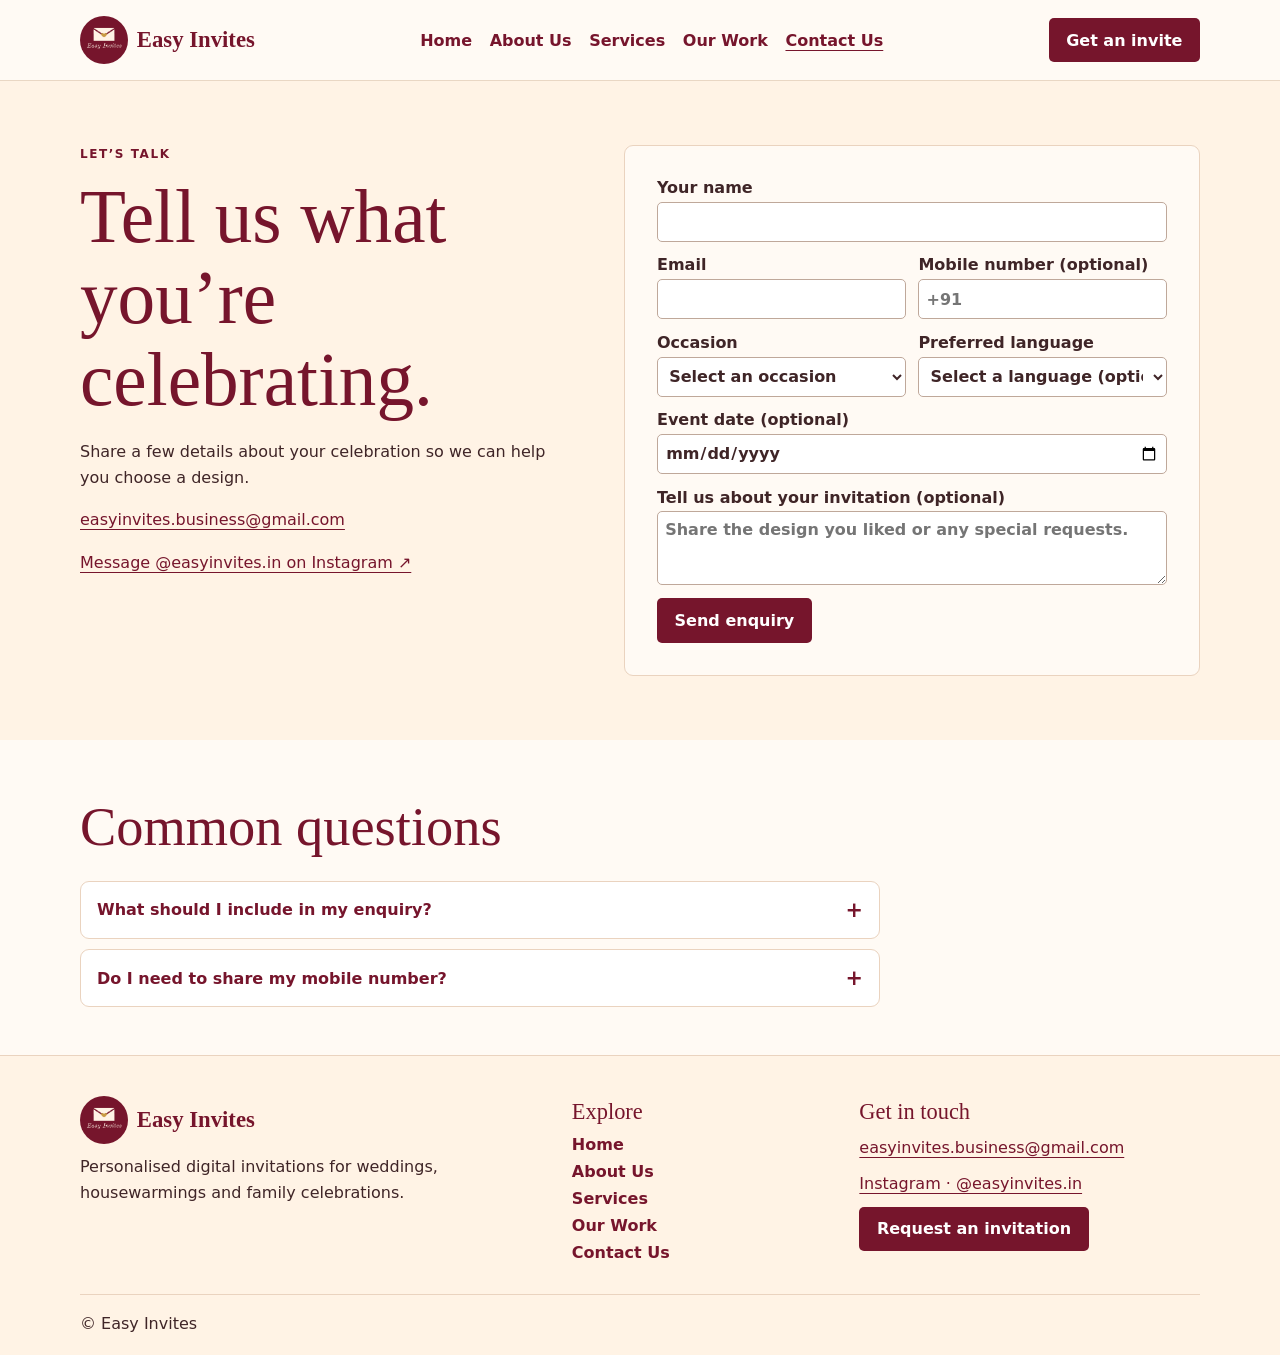
<file: contact.html>
<!doctype html>
<html lang="en">
<head>
<meta charset="utf-8">
<meta name="viewport" content="width=device-width,initial-scale=1">
<meta name="description" content="Personalised digital invitations for weddings, housewarmings, naming ceremonies and more. Browse Easy Invites designs in five languages.">
<meta name="theme-color" content="#76152c">
<title>Contact Us | Easy Invites</title>
<link rel="icon" href="./assets/logo.png">
<link rel="stylesheet" href="./style.css">
<script src="./config.js" defer></script>
<script src="./site.js" defer></script>
</head>
<body><header><div class="shell bar"><a class="brand" href="./index.html"><img src="./assets/logo.png" alt="" width="48" height="48"> Easy Invites</a><button type="button" class="menu-toggle" aria-expanded="false" aria-controls="main-nav" hidden><span aria-hidden="true">☰</span> Menu</button><nav id="main-nav" aria-label="Main"><a href="./index.html">Home</a><a href="./about.html">About Us</a><a href="./services.html">Services</a><a href="./works.html">Our Work</a><a href="./contact.html" aria-current="page">Contact Us</a></nav><a class="button header-cta" href="./contact.html">Get an invite</a></div></header><main><section id="contact" class="contact"><div class="shell contact-grid"><div><p class="label">LET’S TALK</p><h1>Tell us what you’re celebrating.</h1><p>Share a few details about your celebration so we can help you choose a design.</p><p><a href="mailto:easyinvites.business@gmail.com">easyinvites.business@gmail.com</a></p><p><a href="https://www.instagram.com/easyinvites.in/">Message @easyinvites.in on Instagram ↗</a></p></div>
<form id="enquiry" method="post"><label>Your name<input name="name" autocomplete="name" required maxlength="100"></label><div class="fields"><label>Email<input name="email" type="email" autocomplete="email" required maxlength="200"></label><label>Mobile number (optional)<input name="mobile" type="tel" autocomplete="tel" maxlength="30" placeholder="+91"></label></div><div class="fields"><label>Occasion<select name="occasion" required><option value="">Select an occasion</option><option>Wedding</option><option>Housewarming</option><option>Naming ceremony</option><option>Engagement</option><option>Other</option></select></label><label>Preferred language<select name="language"><option value="">Select a language (optional)</option><option>English</option><option>Tamil</option><option>Telugu</option><option>Kannada</option><option>Hindi</option></select></label></div><label>Event date (optional)<input type="date" name="date"></label><label>Tell us about your invitation (optional)<textarea name="message" rows="3" maxlength="1500" placeholder="Share the design you liked or any special requests."></textarea></label><button class="button" type="submit" disabled>Send enquiry</button><p id="status" role="status">Email us directly while online submissions are being set up.</p></form></div></section><section class="shell faq"><h2>Common questions</h2><div class="faq-list"><details><summary>What should I include in my enquiry?</summary><p>Tell us the occasion, preferred language and any sample you like. Include the event date or delivery deadline if you know it.</p></details><details><summary>Do I need to share my mobile number?</summary><p>No. We can reply by email. Add a mobile number if you’d like us to contact you there.</p></details></div></section></main><footer><div class="shell footer-grid"><div><a class="brand" href="./index.html"><img src="./assets/logo.png" alt="" width="48" height="48"> Easy Invites</a><p>Personalised digital invitations for weddings, housewarmings and family celebrations.</p></div><div><h2>Explore</h2><nav aria-label="Footer"><a href="./index.html">Home</a><a href="./about.html">About Us</a><a href="./services.html">Services</a><a href="./works.html">Our Work</a><a href="./contact.html" aria-current="page">Contact Us</a></nav></div><div><h2>Get in touch</h2><p><a href="mailto:easyinvites.business@gmail.com">easyinvites.business@gmail.com</a></p><p><a href="https://www.instagram.com/easyinvites.in/">Instagram · @easyinvites.in</a></p><a class="button" href="./contact.html">Request an invitation</a></div></div><p class="shell copyright">© Easy Invites</p></footer></body></html>
</file>
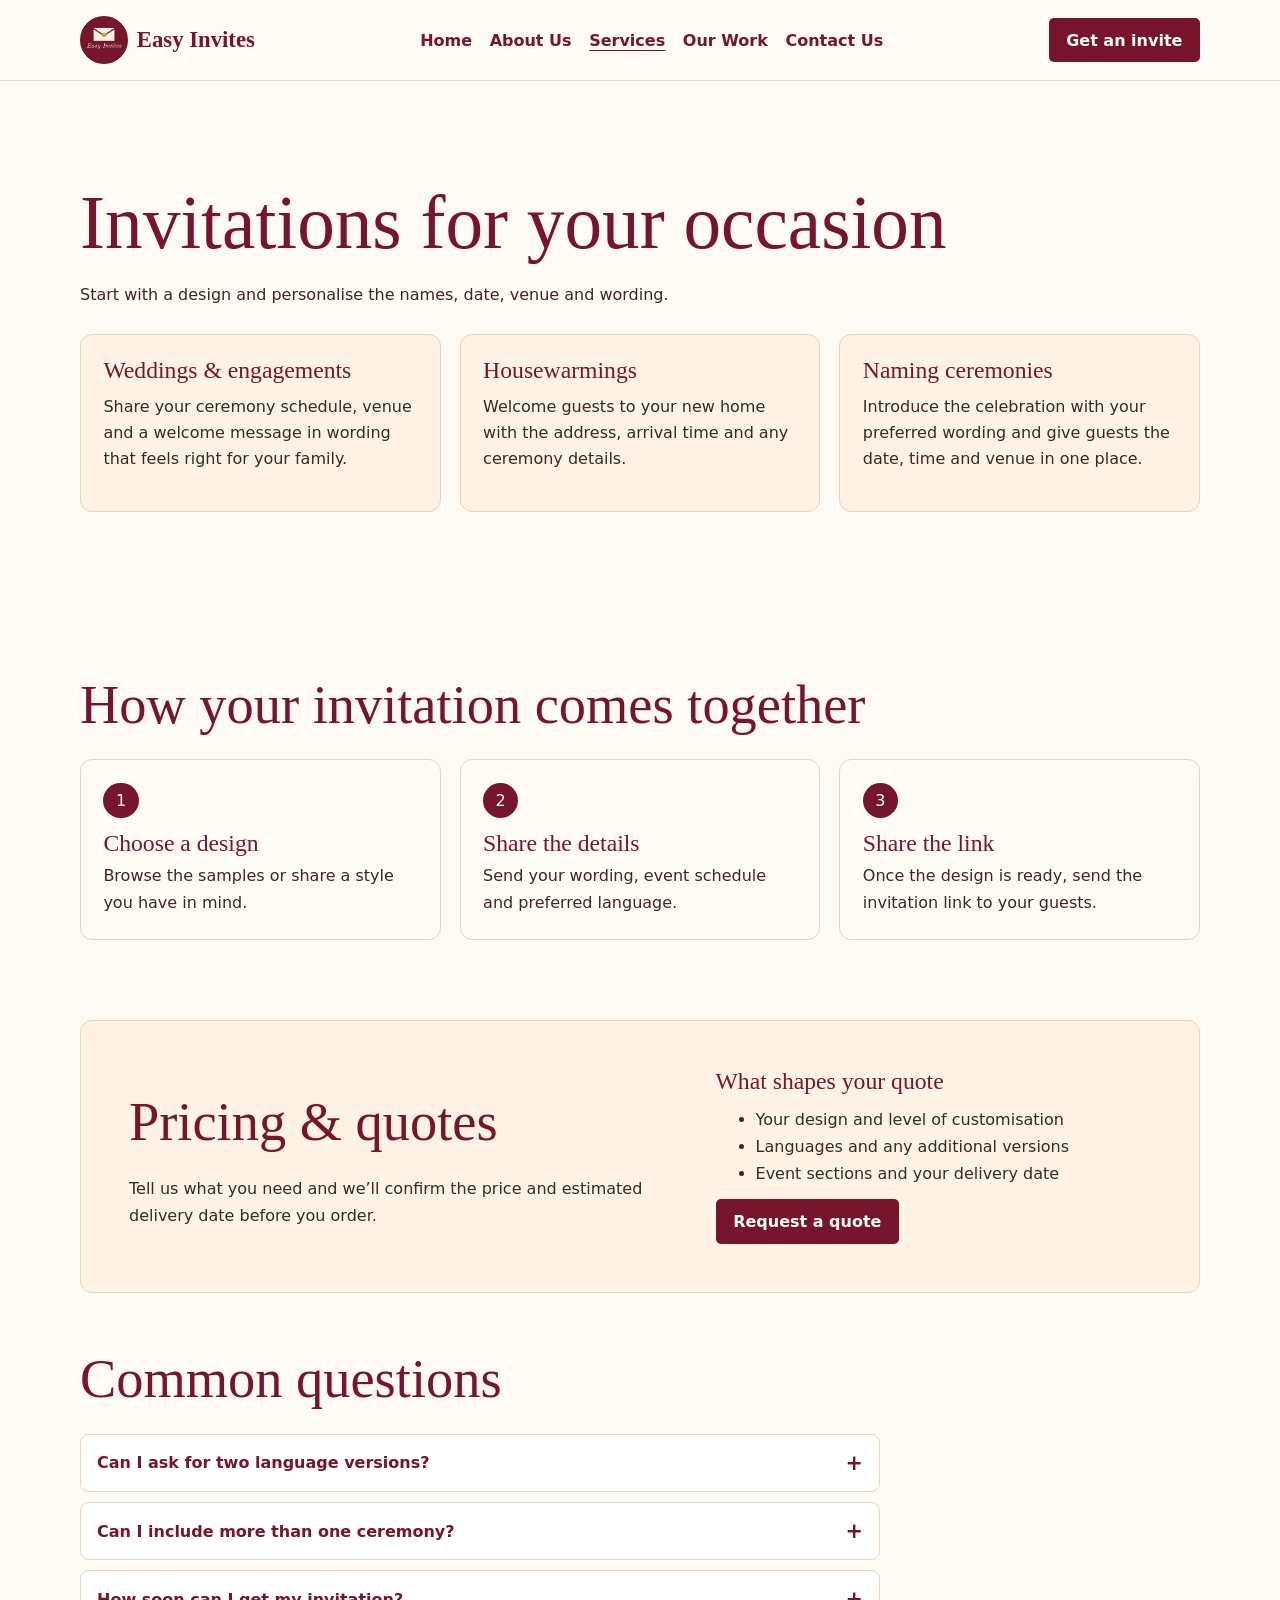
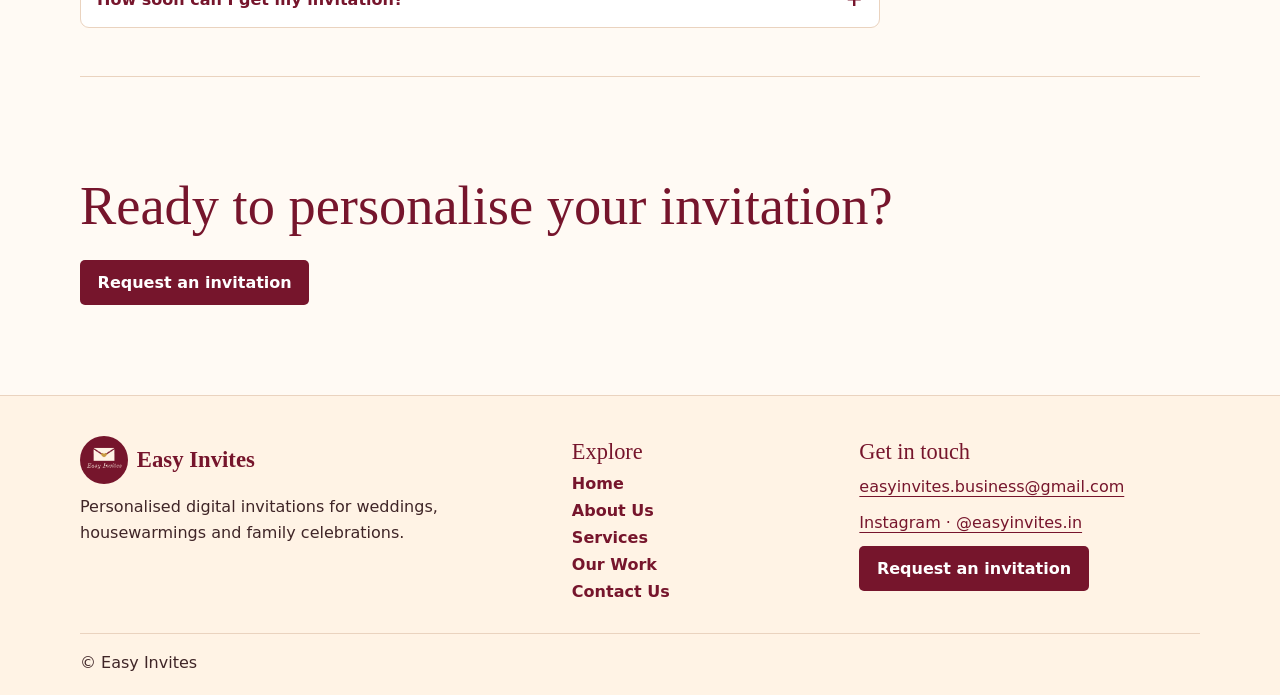
<file: services.html>
<!doctype html>
<html lang="en">
<head>
<meta charset="utf-8">
<meta name="viewport" content="width=device-width,initial-scale=1">
<meta name="description" content="Personalised digital invitations for weddings, housewarmings, naming ceremonies and more. Browse Easy Invites designs in five languages.">
<meta name="theme-color" content="#76152c">
<title>Services | Easy Invites</title>
<link rel="icon" href="./assets/logo.png">
<link rel="stylesheet" href="./style.css">
<script src="./config.js" defer></script>
<script src="./site.js" defer></script>
</head>
<body><header><div class="shell bar"><a class="brand" href="./index.html"><img src="./assets/logo.png" alt="" width="48" height="48"> Easy Invites</a><button type="button" class="menu-toggle" aria-expanded="false" aria-controls="main-nav" hidden><span aria-hidden="true">☰</span> Menu</button><nav id="main-nav" aria-label="Main"><a href="./index.html">Home</a><a href="./about.html">About Us</a><a href="./services.html" aria-current="page">Services</a><a href="./works.html">Our Work</a><a href="./contact.html">Contact Us</a></nav><a class="button header-cta" href="./contact.html">Get an invite</a></div></header><main><section class="shell intro"><h1>Invitations for your occasion</h1><p>Start with a design and personalise the names, date, venue and wording.</p><div class="cards editorial"><article><h3>Weddings &amp; engagements</h3><p>Share your ceremony schedule, venue and a welcome message in wording that feels right for your family.</p></article><article><h3>Housewarmings</h3><p>Welcome guests to your new home with the address, arrival time and any ceremony details.</p></article><article><h3>Naming ceremonies</h3><p>Introduce the celebration with your preferred wording and give guests the date, time and venue in one place.</p></article></div></section><section class="shell process" id="process"><h2>How your invitation comes together</h2><ol class="steps"><li><h3>Choose a design</h3><p>Browse the samples or share a style you have in mind.</p></li><li><h3>Share the details</h3><p>Send your wording, event schedule and preferred language.</p></li><li><h3>Share the link</h3><p>Once the design is ready, send the invitation link to your guests.</p></li></ol></section><section class="shell pricing" id="pricing"><div><h2>Pricing &amp; quotes</h2><p>Tell us what you need and we’ll confirm the price and estimated delivery date before you order.</p></div><div><h3>What shapes your quote</h3><ul><li>Your design and level of customisation</li><li>Languages and any additional versions</li><li>Event sections and your delivery date</li></ul><a class="button" href="./contact.html">Request a quote</a></div></section><section class="shell faq"><h2>Common questions</h2><div class="faq-list"><details><summary>Can I ask for two language versions?</summary><p>Yes. Specify the languages and whether you want separate versions when you request a quote.</p></details><details><summary>Can I include more than one ceremony?</summary><p>Send your full schedule so we can discuss how the events should appear in the invitation.</p></details><details><summary>How soon can I get my invitation?</summary><p>Share your deadline in the enquiry. We’ll confirm timing based on your design and event details.</p></details></div></section><section class="shell next"><h2>Ready to personalise your invitation?</h2><a class="button" href="./contact.html">Request an invitation</a></section></main><footer><div class="shell footer-grid"><div><a class="brand" href="./index.html"><img src="./assets/logo.png" alt="" width="48" height="48"> Easy Invites</a><p>Personalised digital invitations for weddings, housewarmings and family celebrations.</p></div><div><h2>Explore</h2><nav aria-label="Footer"><a href="./index.html">Home</a><a href="./about.html">About Us</a><a href="./services.html" aria-current="page">Services</a><a href="./works.html">Our Work</a><a href="./contact.html">Contact Us</a></nav></div><div><h2>Get in touch</h2><p><a href="mailto:easyinvites.business@gmail.com">easyinvites.business@gmail.com</a></p><p><a href="https://www.instagram.com/easyinvites.in/">Instagram · @easyinvites.in</a></p><a class="button" href="./contact.html">Request an invitation</a></div></div><p class="shell copyright">© Easy Invites</p></footer></body></html>
</file>
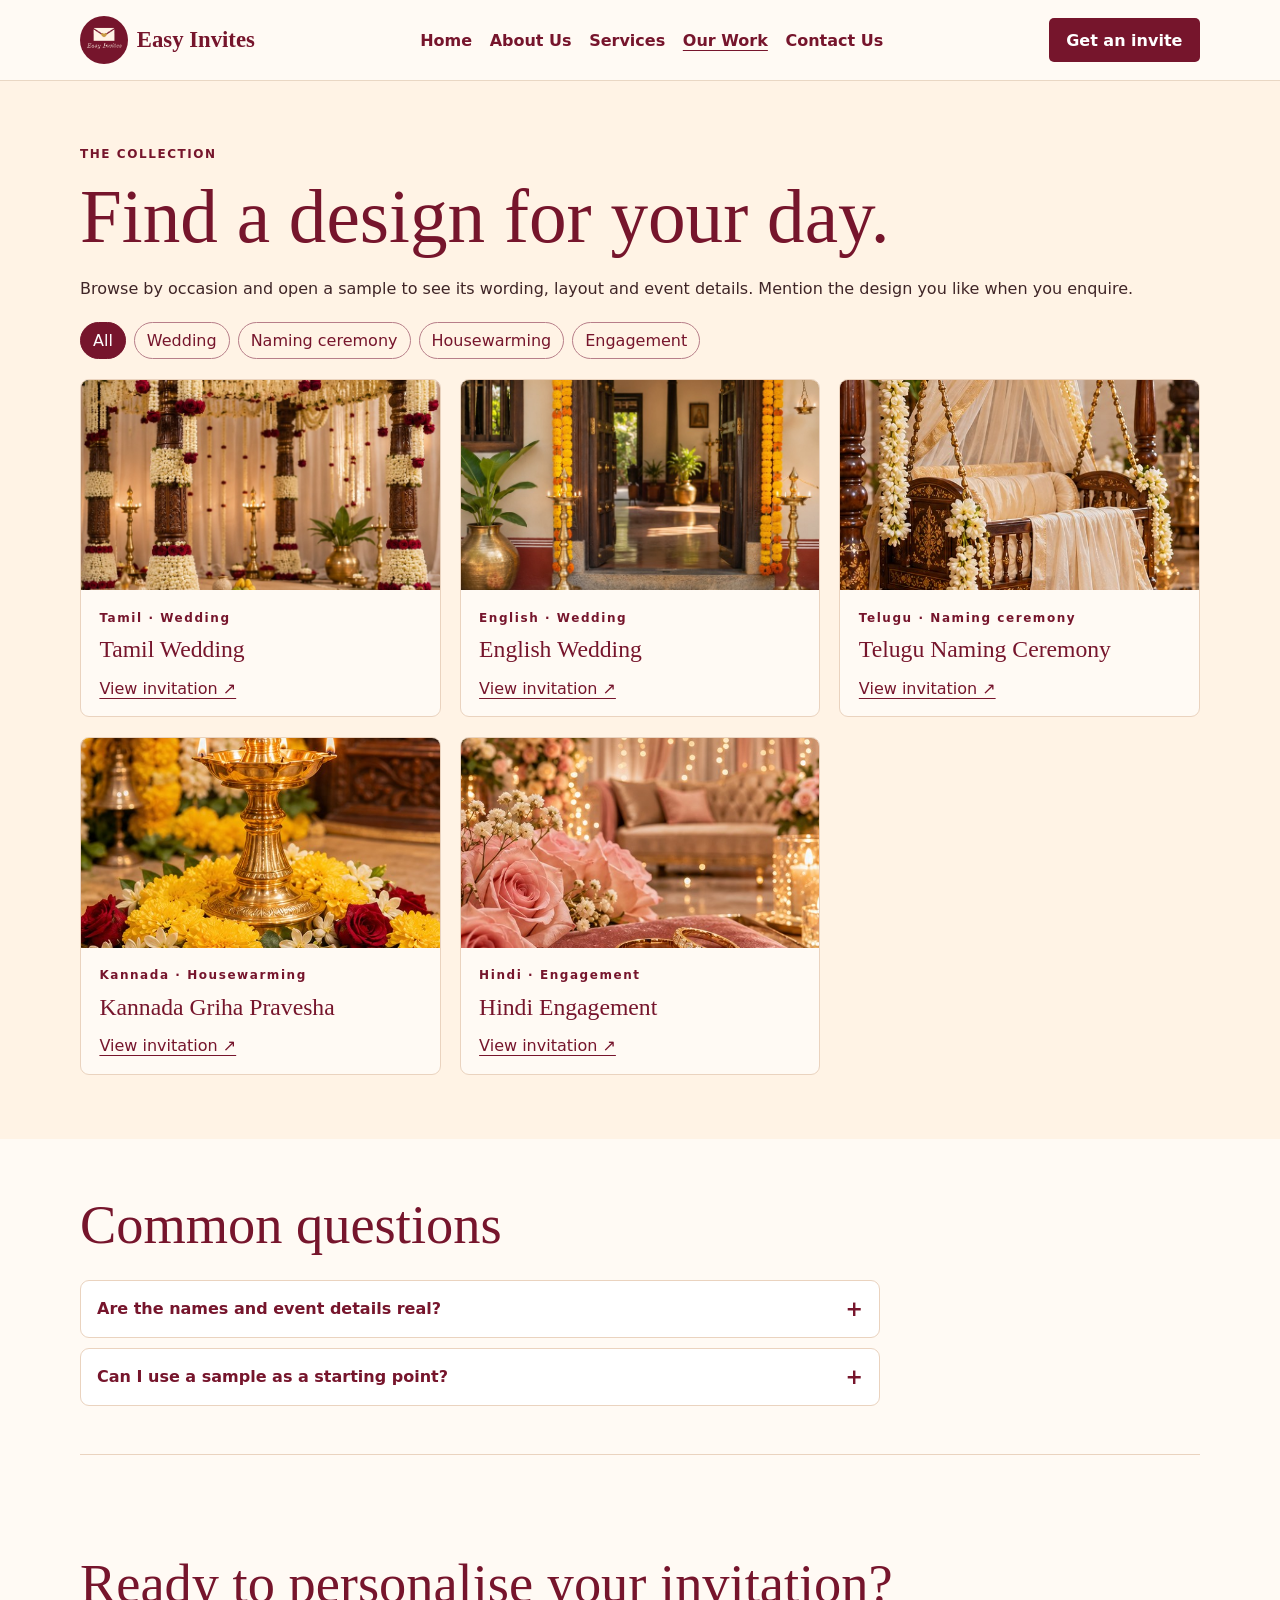
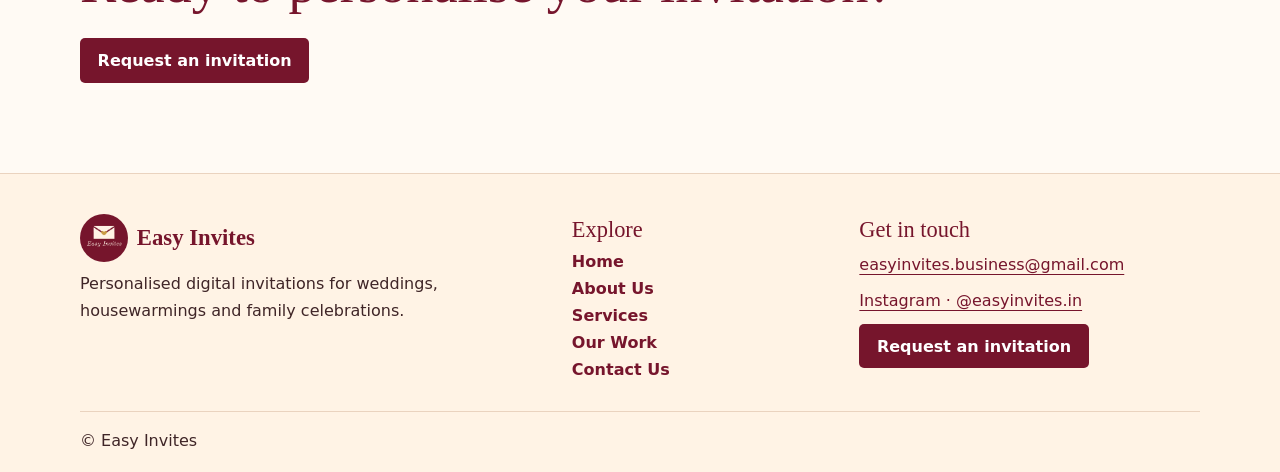
<file: works.html>
<!doctype html>
<html lang="en">
<head>
<meta charset="utf-8">
<meta name="viewport" content="width=device-width,initial-scale=1">
<meta name="description" content="Personalised digital invitations for weddings, housewarmings, naming ceremonies and more. Browse Easy Invites designs in five languages.">
<meta name="theme-color" content="#76152c">
<title>Our Work | Easy Invites</title>
<link rel="icon" href="./assets/logo.png">
<link rel="stylesheet" href="./style.css">
<script src="./config.js" defer></script>
<script src="./site.js" defer></script>
</head>
<body><header><div class="shell bar"><a class="brand" href="./index.html"><img src="./assets/logo.png" alt="" width="48" height="48"> Easy Invites</a><button type="button" class="menu-toggle" aria-expanded="false" aria-controls="main-nav" hidden><span aria-hidden="true">☰</span> Menu</button><nav id="main-nav" aria-label="Main"><a href="./index.html">Home</a><a href="./about.html">About Us</a><a href="./services.html">Services</a><a href="./works.html" aria-current="page">Our Work</a><a href="./contact.html">Contact Us</a></nav><a class="button header-cta" href="./contact.html">Get an invite</a></div></header><main><section id="designs" class="collection"><div class="shell"><p class="label">THE COLLECTION</p><h1>Find a design for your day.</h1><p>Browse by occasion and open a sample to see its wording, layout and event details. Mention the design you like when you enquire.</p><div class="filters" id="filters" aria-label="Filter by occasion"></div><div id="cards" class="cards"></div><p id="results" class="sr" aria-live="polite"></p></div></section><section class="shell faq"><h2>Common questions</h2><div class="faq-list"><details><summary>Are the names and event details real?</summary><p>The invitations shown here are examples with fictional event details.</p></details><details><summary>Can I use a sample as a starting point?</summary><p>Yes. Mention the sample title in your enquiry and tell us what you want to personalise.</p></details></div></section><section class="shell next"><h2>Ready to personalise your invitation?</h2><a class="button" href="./contact.html">Request an invitation</a></section></main><footer><div class="shell footer-grid"><div><a class="brand" href="./index.html"><img src="./assets/logo.png" alt="" width="48" height="48"> Easy Invites</a><p>Personalised digital invitations for weddings, housewarmings and family celebrations.</p></div><div><h2>Explore</h2><nav aria-label="Footer"><a href="./index.html">Home</a><a href="./about.html">About Us</a><a href="./services.html">Services</a><a href="./works.html" aria-current="page">Our Work</a><a href="./contact.html">Contact Us</a></nav></div><div><h2>Get in touch</h2><p><a href="mailto:easyinvites.business@gmail.com">easyinvites.business@gmail.com</a></p><p><a href="https://www.instagram.com/easyinvites.in/">Instagram · @easyinvites.in</a></p><a class="button" href="./contact.html">Request an invitation</a></div></div><p class="shell copyright">© Easy Invites</p></footer></body></html>
</file>
<file: style.css>
:root{--wine:#76152c;--gold:#c99a43;--ivory:#fff3e5;--ink:#3f2527;font-family:system-ui,sans-serif;color:var(--ink);background:#fffaf4;scroll-behavior:smooth}
*{box-sizing:border-box}body,figure,p,h1,h2,h3{margin:0}p{line-height:1.65}a{color:var(--wine);text-underline-offset:.25em}.shell{width:min(1120px,calc(100% - 40px));margin:auto}header{border-bottom:1px solid #e9d7c4}.bar,.actions,nav,.filters{display:flex;align-items:center;gap:1.1rem;flex-wrap:wrap}.bar{justify-content:space-between;padding:16px 0}.brand{display:flex;align-items:center;gap:.55rem;font:700 1.42rem Georgia,serif;text-decoration:none}.brand img{border-radius:50%}nav a{text-decoration:none;font-weight:600}.nav-cta{border:1px solid var(--wine);padding:.38rem .8rem;border-radius:30px}
.hero{min-height:590px;display:grid;grid-template-columns:1.15fr 1fr;align-items:center;gap:clamp(1.5rem,6vw,6rem);padding:60px 0}.hero figure{background:var(--wine);padding:12px;transform:rotate(2deg);box-shadow:0 16px 32px #40252a25}.hero img{width:100%;height:clamp(280px,36vw,430px);object-fit:cover;display:block}.hero figcaption{text-align:center;color:var(--ivory);padding:13px 2px 4px;font:italic 1rem Georgia,serif}
h1,h2,h3{font-family:Georgia,serif;line-height:1.08;font-weight:500;color:var(--wine)}h1{font-size:clamp(2.8rem,6vw,5.5rem);margin:.15em 0 .25em}h1 em{display:block}h2{font-size:clamp(2rem,4.3vw,3.4rem);margin:.18em 0 .45em}h3{font-size:1.48rem}.label{color:var(--wine);font-size:.75rem;letter-spacing:.13em;font-weight:700}.actions{margin-top:1.4rem}.button{font:inherit;font-weight:650;display:inline-block;border:0;border-radius:5px;background:var(--wine);color:white;padding:.8rem 1.1rem;text-decoration:none;cursor:pointer}
.collection,.contact{background:var(--ivory);padding:64px 0}.filters{margin:20px 0;gap:.5rem}.filters button{cursor:pointer;color:var(--wine);background:transparent;border:1px solid #b77e89;padding:.5rem .75rem;border-radius:50px;font:inherit}.filters button[aria-pressed=true]{background:var(--wine);color:white;border-color:var(--wine)}
.cards,.process ol{display:grid;grid-template-columns:repeat(3,minmax(0,1fr));gap:1.2rem}.card{background:#fffaf4;border:1px solid #ead3bf;border-radius:9px;overflow:hidden}.card img{display:block;width:100%;height:210px;object-fit:cover}.card div{padding:1.15rem}.card h3{margin:.55rem 0 1rem}.process{padding:64px 0}.process li{padding:1rem .25rem}.process li p{margin-top:.4rem}.contact-grid{display:grid;grid-template-columns:1fr 1.2fr;gap:clamp(1rem,5vw,4rem)}.contact-grid>div a{display:inline-block;margin-top:1rem}form{background:#fffaf4;padding:clamp(1rem,4vw,2rem);border:1px solid #ead3bf;border-radius:9px;display:grid;gap:.85rem}form label{display:grid;gap:.3rem;font-weight:600}input,select,textarea{width:100%;min-height:40px;border:1px solid #bfa89a;background:white;border-radius:5px;padding:.45rem;font:inherit;color:var(--ink)}.fields{display:grid;grid-template-columns:1fr 1fr;gap:.8rem}form button{justify-self:start}#status:empty{display:none}.sr{position:absolute;width:1px;height:1px;overflow:hidden;clip-path:inset(50%)}:focus-visible{outline:3px solid var(--wine);outline-offset:3px}[hidden]{display:none}
@media(max-width:760px){.hero,.contact-grid{grid-template-columns:1fr}.hero{padding:40px 0;min-height:auto}.hero figure{transform:none}.cards,.process ol{grid-template-columns:repeat(2,minmax(0,1fr))}}
@media(max-width:460px){.shell{width:calc(100% - 30px)}.cards,.process ol,.fields{grid-template-columns:1fr}nav{gap:.65rem;font-size:.88rem}.collection,.contact,.process{padding:44px 0}}
@media(prefers-reduced-motion:reduce){:root{scroll-behavior:auto}}

html{scroll-padding-top:150px}
header{position:sticky;top:0;z-index:5;background:#fffaf4}
header nav a[aria-current=page]{text-decoration:underline}
.intro,.next{padding:clamp(40px,8vw,90px) 0}.intro p{max-width:65ch;margin-bottom:1em}.services article{padding:1rem;background:var(--ivory)}.services h3{margin-bottom:.5rem}
#designs h1,#contact h1,.intro h1{font-size:clamp(2.5rem,6vw,4.7rem)}
footer{background:var(--ivory);padding:40px 0 18px;border-top:1px solid #ead3bf}.footer-grid{display:grid;grid-template-columns:1.35fr .75fr 1fr;gap:2rem}.footer-grid h2{font-size:1.4rem}.footer-grid nav{display:grid;gap:.5rem}.footer-grid p{margin:.6rem 0}.footer-grid a{overflow-wrap:anywhere}.copyright{margin-top:2rem;padding-top:1rem;border-top:1px solid #ead3bf}.button:disabled{opacity:.6;cursor:default}
@media(max-width:760px){header nav{order:3;width:100%}.footer-grid{grid-template-columns:1fr}.header-cta{padding:.45rem .7rem}}
.faq{padding:0 0 64px}.faq details{border-top:1px solid #ead3bf;padding:1rem 0}.faq summary{cursor:pointer;color:var(--wine);font-weight:650}.faq details p{padding:.65rem 0 0;max-width:65ch}
.editorial{margin-top:1.6rem}.editorial article,.steps li{background:#fff3e5;border:1px solid #ead3bf;border-radius:12px;padding:1.4rem}.editorial h3{margin-bottom:.65rem}.process ol.steps{list-style:none;padding:0;counter-reset:step}.steps li{counter-increment:step;background:#fffaf4}.steps li::before{content:counter(step);display:grid;place-items:center;width:2.2rem;height:2.2rem;background:var(--wine);color:white;border-radius:50%;margin-bottom:.85rem}.faq{padding:48px 0}.faq-list{max-width:800px}.faq details{border:1px solid #ead3bf;background:white;border-radius:9px;margin-top:.65rem;padding:0}.faq summary{list-style:none;padding:1rem;display:flex;align-items:center;justify-content:space-between;gap:1rem}.faq summary::-webkit-details-marker{display:none}.faq summary::after{content:"+";font-size:1.3rem}.faq details[open] summary::after{content:"−"}.faq details p{padding:0 1rem 1rem}.about-hero,.pricing{display:grid;grid-template-columns:1.2fr 1fr;gap:clamp(1.4rem,5vw,4rem);align-items:center;padding:48px 0}.about-hero h1{font-size:clamp(2.5rem,6vw,4.7rem)}.about-hero p{margin-bottom:1rem}.about-hero img{width:100%;height:350px;object-fit:cover;border-radius:12px}.pricing{background:var(--ivory);padding:clamp(1.4rem,5vw,3rem);border:1px solid #ead3bf;border-radius:12px}.pricing li{margin:.5rem 0}.next{border-top:1px solid #ead3bf}
@media(max-width:760px){.about-hero,.pricing{grid-template-columns:1fr}.about-hero img{height:260px}}
.menu-toggle{min-height:44px;border:1px solid var(--wine);border-radius:5px;padding:.45rem .7rem;background:transparent;color:var(--wine);font:inherit;font-weight:650;cursor:pointer}
@media(max-width:1024px){
  header #main-nav{order:3;width:100%;display:grid;grid-template-columns:repeat(auto-fit,minmax(95px,1fr));gap:.35rem;border-top:1px solid #ead3bf;padding-top:.5rem}
  header #main-nav[hidden]{display:none}
  header #main-nav a{display:flex;align-items:center;min-height:44px;padding:.4rem}
}
@media(max-width:540px){header .header-cta{display:none}}
</file>
